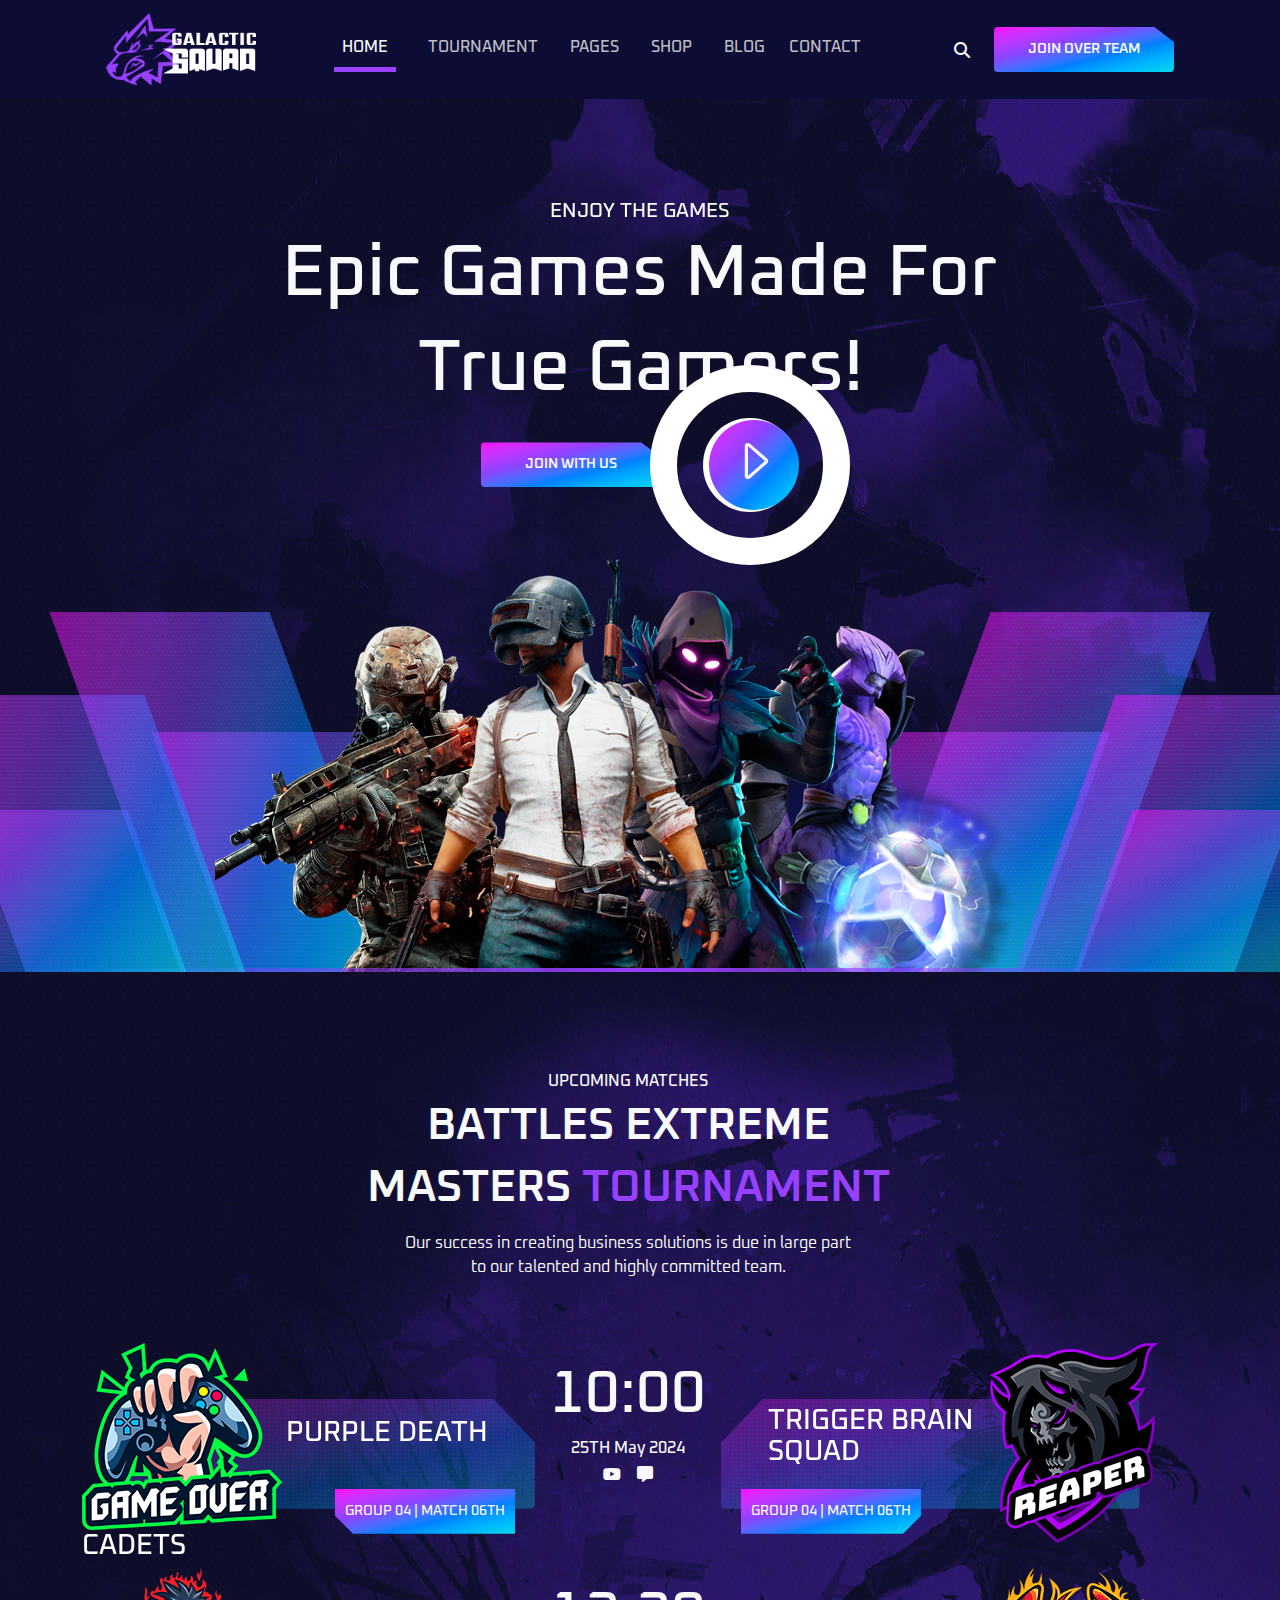
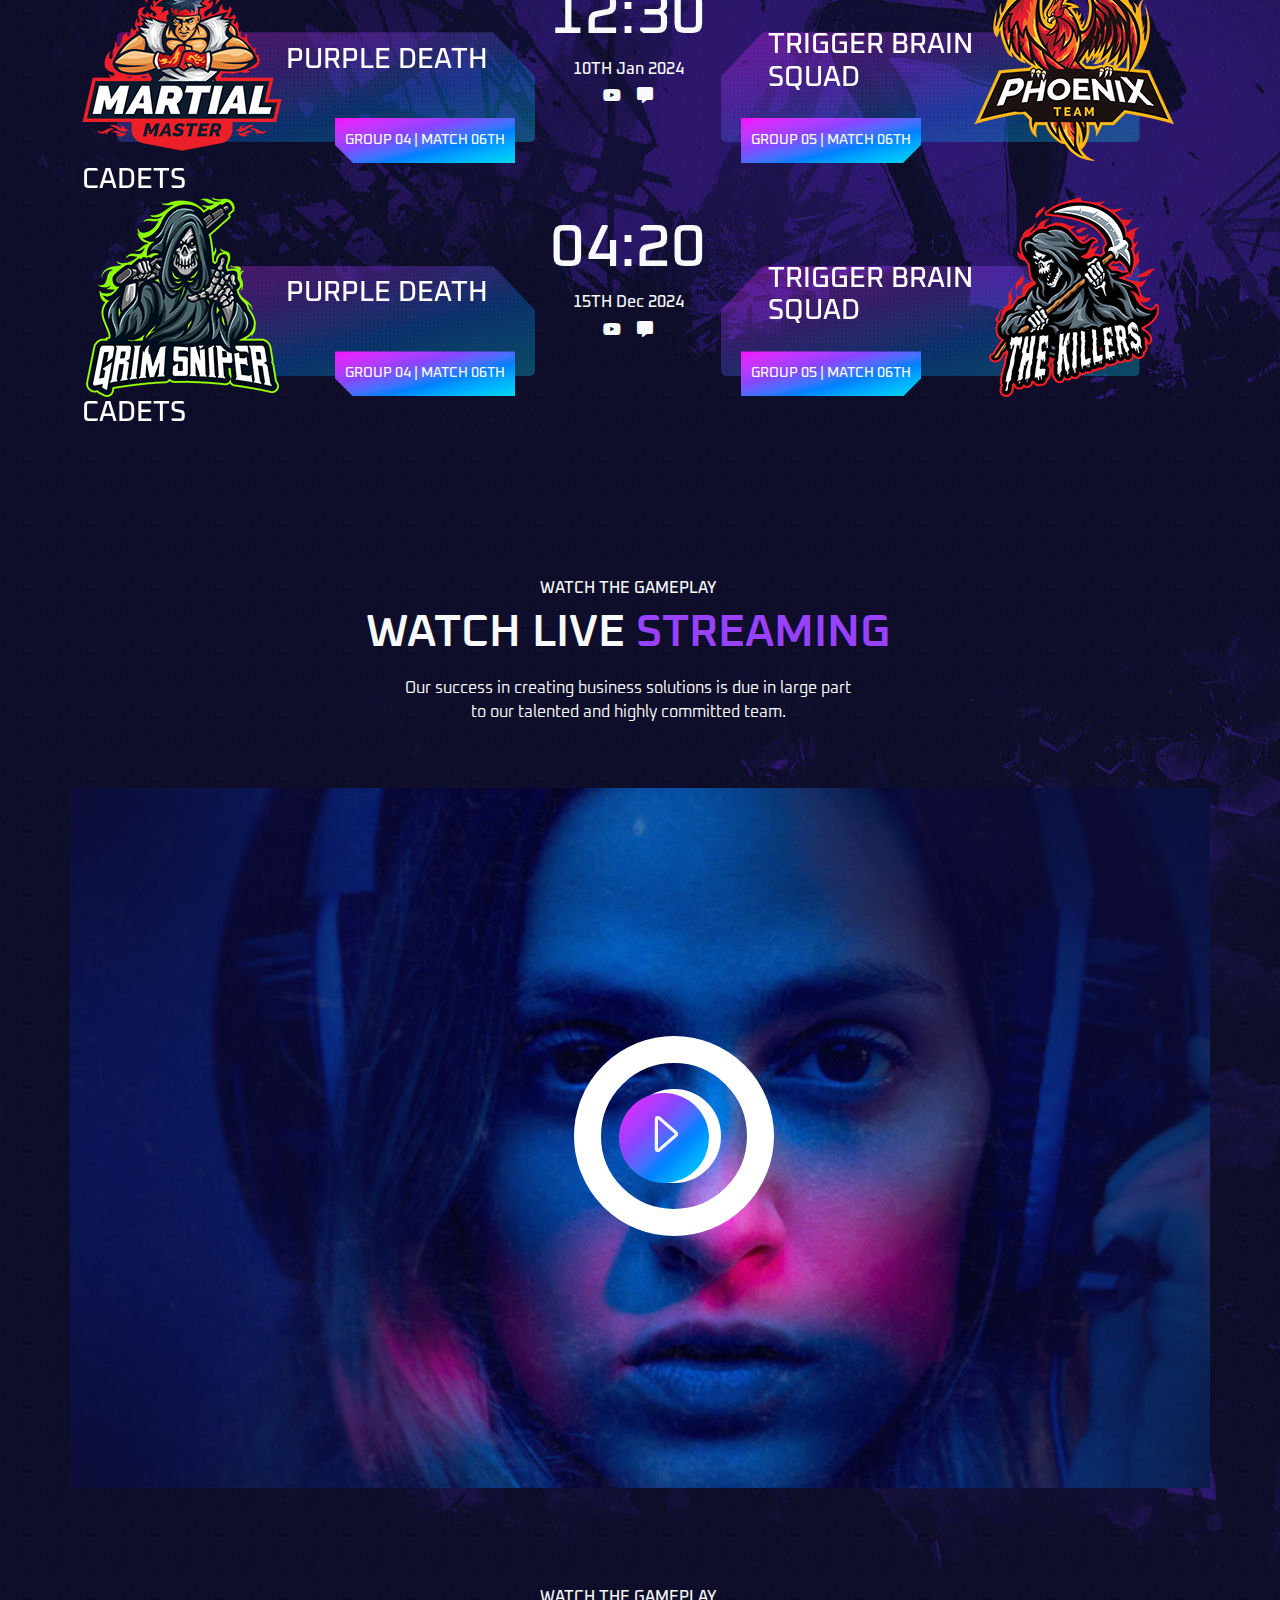
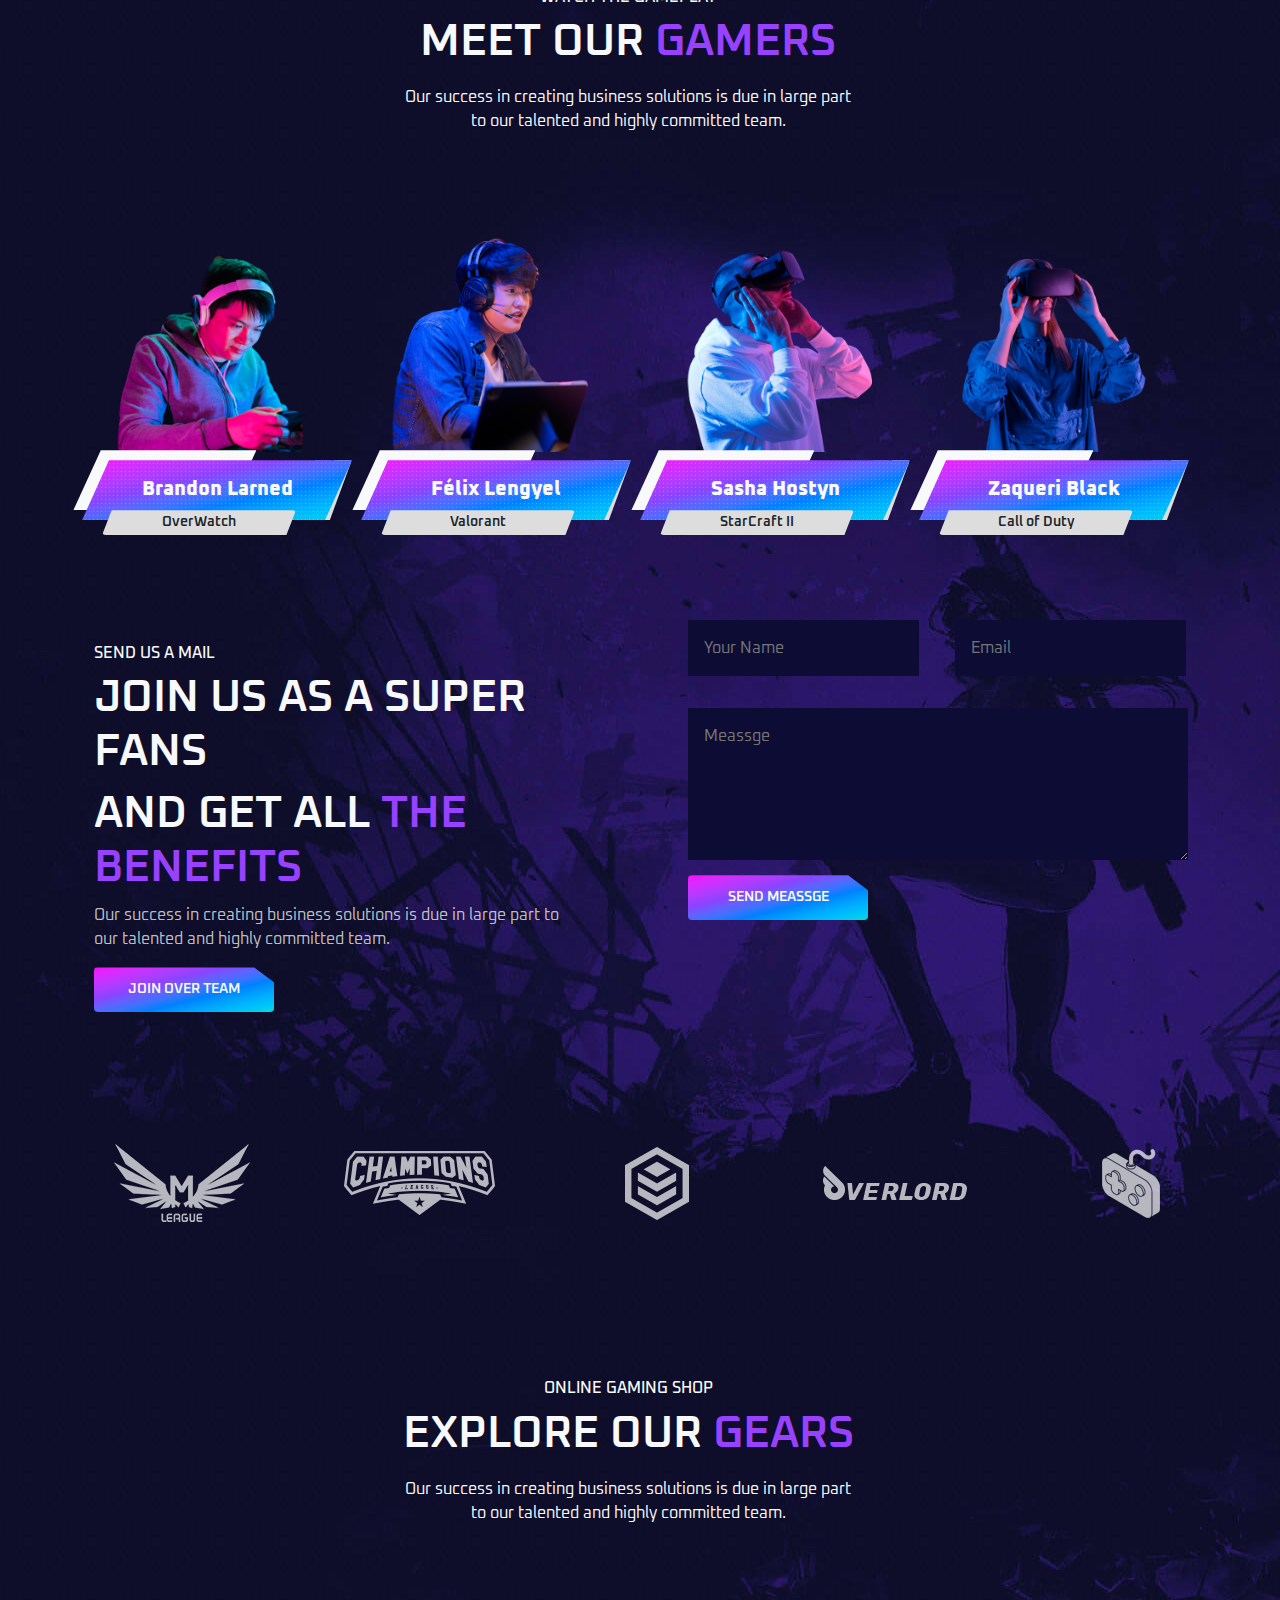
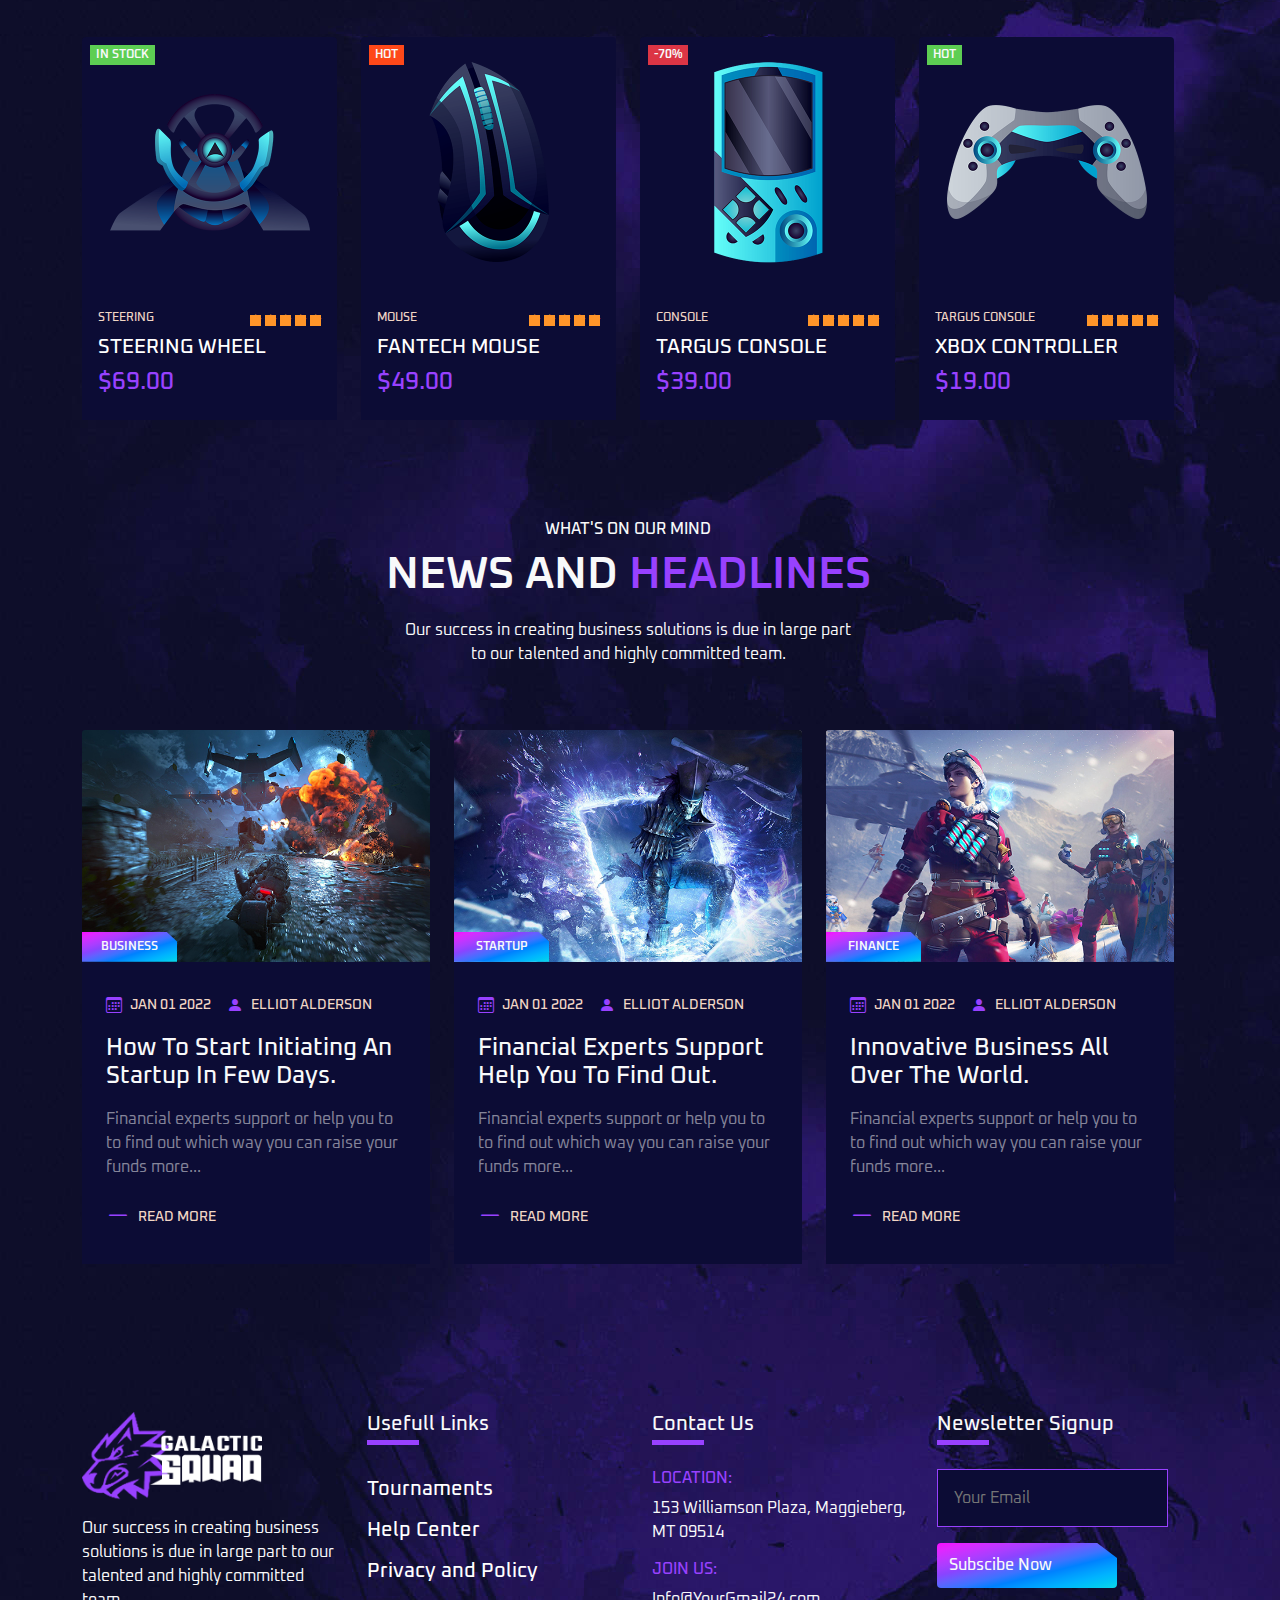
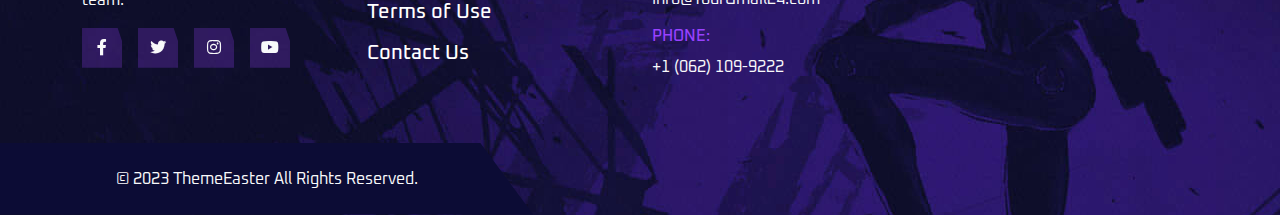
<file: gameing/index.html>
<!DOCTYPE html>
<html lang="en">

<head>
    <meta charset="UTF-8">
    <meta http-equiv="X-UA-Compatible" content="IE=edge">
    <meta name="viewport" content="width=device-width, initial-scale=1.0">
    <title>Gameing</title>

    <link rel="stylesheet" href="css/all.min.css">

    <link rel="stylesheet" href="css/font.css">

    <link rel="stylesheet" href="css/owl.carousel.min.css">

    <!-- <link rel="icon" type="image/x-icon" href="/images/favicon.ico"> -->

    <link rel="stylesheet" href="css/bootstrap.min.css">

    <link rel="stylesheet" href="https://cdn.jsdelivr.net/npm/bootstrap-icons@1.10.4/font/bootstrap-icons.css">

    <link rel="stylesheet" href="css/style.css">
</head>

<body>

    <header class="d-flex justify-content-between bg-blue align-items-center position-sticky top-0">
        <div class="container">
            <div class="row">
                <nav class="navbar navbar-expand-lg ">
                    <div class="container-fluid d-flex justify-content-between align-items-center">
                        <a class="navbar-brand" href="#">
                            <img src="img/logo.png" width="150">
                        </a>
                        <button class="navbar-toggler" type="button" data-bs-toggle="collapse"
                            data-bs-target="#navbarSupportedContent" aria-controls="navbarSupportedContent"
                            aria-expanded="false" aria-label="Toggle navigation">
                            <span class="navbar-toggler-icon">
                                <i class="fa-solid fa-bars text-light"></i>
                            </span>
                        </button>
                        <div class="collapse navbar-collapse" id="navbarSupportedContent">
                            <ul class="navbar-nav mx-auto mb-2 mb-lg-0">
                                <li class="nav-item dropdown">
                                    <a class="nav-link dropdown-toggle text-light text-uppercase f-weight bottom-b me-3"
                                        href="#" id="navbarDropdown" role="button" data-bs-toggle="dropdown"
                                        aria-expanded="false">
                                        Home
                                    </a>
                                    <ul class="dropdown-menu bg-blue" aria-labelledby="navbarDropdown">
                                        <li><a class="dropdown-item text-g" href="index.html">Home Default</a></li>
                                        <li>
                                            <hr class="dropdown-divider">
                                        </li>
                                        <li><a class="dropdown-item text-g" href="#"> Home ESports</a></li>
                                    </ul>
                                </li>
                                <li class="nav-item dropdown">
                                    <a class="nav-link dropdown-toggle text-g f-weight text-uppercase px-3" href="#"
                                        id="navbarDropdown" role="button" data-bs-toggle="dropdown"
                                        aria-expanded="false">
                                        <span>
                                            tournament
                                        </span>
                                    </a>
                                    <ul class="dropdown-menu bg-blue" aria-labelledby="navbarDropdown">
                                        <li><a class="dropdown-item text-g" href="#">Upcoming Matches</a></li>
                                        <li>
                                            <hr class="dropdown-divider">
                                        </li>
                                        <li><a class="dropdown-item text-g" href="#">Stream Schedule</a></li>
                                        <li>
                                            <hr class="dropdown-divider">
                                        </li>
                                        <li><a class="dropdown-item text-g" href="#">Match Details</a></li>
                                        <li>
                                            <hr class="dropdown-divider">
                                        </li>
                                        <li><a class="dropdown-item text-g" href="#">Player Details</a></li>
                                        <li>
                                            <hr class="dropdown-divider">
                                        </li>
                                        <li><a class="dropdown-item text-g" href="#"> Team Details</a></li>
                                        <li>
                                            <hr class="dropdown-divider">
                                        </li>
                                    </ul>
                                </li>
                                <li class="nav-item dropdown">
                                    <a class="nav-link dropdown-toggle text-uppercase text-g  f-weight px-3" href=""
                                        id="navbarDropdown" role="button" data-bs-toggle="dropdown"
                                        aria-expanded="false">
                                        pages
                                    </a>
                                    <ul class="dropdown-menu bg-blue" aria-labelledby="navbarDropdown">
                                        <li><a class="dropdown-item text-g" href="page.html">About Us </a></li>
                                        <li>
                                            <hr class="dropdown-divider">
                                        </li>
                                        <li><a class="dropdown-item text-g" href="#">Our Gamers</a></li>
                                        <li>
                                            <hr class="dropdown-divider">
                                        </li>
                                        <li><a class="dropdown-item text-g" href="#">Sponsors</a></li>
                                        <li>
                                            <hr class="dropdown-divider">
                                        </li>
                                        <li><a class="dropdown-item text-g" href="#">Help & Faq's</a></li>
                                        <li>
                                            <hr class="dropdown-divider">
                                        </li>
                                        <li><a class="dropdown-item text-g" href="#">404 Error</a></li>
                                        <li>
                                            <hr class="dropdown-divider">
                                        </li>
                                    </ul>
                                </li>
                                <li class="nav-item dropdown">
                                    <a class="nav-link dropdown-toggle text-g px-3 f-weight
                             text-uppercase" href="#" id="navbarDropdown" role="button" data-bs-toggle="dropdown"
                                        aria-expanded="false">
                                        shop
                                    </a>
                                    <ul class="dropdown-menu bg-blue" aria-labelledby="navbarDropdown">
                                        <li><a class="dropdown-item text-g" href="shop.html">Shop Grid</a></li>
                                        <li>
                                            <hr class="dropdown-divider">
                                        </li>
                                        <li><a class="dropdown-item text-g" href="#">Shop Details</a></li>
                                        <li>
                                            <hr class="dropdown-divider">
                                        </li>
                                        <li><a class="dropdown-item text-g" href="#">Add To Cart Page</a></li>
                                        <li>
                                            <hr class="dropdown-divider">
                                        </li>
                                        <li><a class="dropdown-item text-g" href="#"> Checkout Page</a></li>
                                        <li>
                                            <hr class="dropdown-divider">
                                        </li>
                                    </ul>
                                </li>
                                <li class="nav-item dropdown">
                                    <a class="nav-link dropdown-toggle text-g px-3  f-weight
                            text-uppercase" href="#" id="navbarDropdown" role="button" data-bs-toggle="dropdown"
                                        aria-expanded="false">
                                        blog
                                    </a>
                                    <ul class="dropdown-menu bg-blue" aria-labelledby="navbarDropdown">
                                        <li><a class="dropdown-item text-g" href="blog.html">Grid Layout</a></li>
                                        <li>
                                            <hr class="dropdown-divider">
                                        </li>
                                        <li><a class="dropdown-item text-g" href="#">Classic Layout</a></li>
                                        <li>
                                            <hr class="dropdown-divider">
                                        </li>
                                        <li><a class="dropdown-item text-g" href="#">Blog Details</a></li>
                                        <li>
                                            <hr class="dropdown-divider">
                                        </li>
                                    </ul>
                                </li>
                                <li class="nav-item">
                                    <a class="nav-link active  text-g f-weight text-uppercase" aria-current="page"
                                        href="contact.html">contact</a>
                                </li>

                            </ul>
                            <i class="fa-solid fa-magnifying-glass text-light px-4"></i>
                            <button class="btn border-0 d-flex align-items-center justify-content-center">
                                <div class=" text-light text-uppercase f-weight1 small-t ">Join Over Team</div>
                            </button>
                        </div>
                    </div>
                </nav>
            </div>
        </div>
    </header>

    <!-- slider -->
    <section class="slider position-relative">
        <div class="container">
            <div class="p-top d-flex justify-content-center align-items-center">
                <a href="#" class="text-decoration-none">
                    <h5 class="h5 text-light text-center">ENJOY THE GAMES</h5>
                    <h1 class=" text-light text-center F-65">Epic Games Made For</h1>
                    <h1 class=" text-light text-center F-65">True Gamers!</h1>
                    <div class="s-btn d-flex justify-content-center align-items-center">
                        <button class="btn border-0 d-flex align-items-center justify-content-center">
                            <div class=" text-light text-uppercase f-weight1 small-t">Join With us</div>
                        </button>
                        <div class="play-btn d-flex justify-content-center align-items-center ms-5 position-relative">
                            <i class="bi bi-caret-right text-light"></i>
                        </div>
                        <div class="main d-flex align-items-center justify-content-center position-absolute">
                            <div class="box"></div>
                        </div>
                    </div>
                    <div class="s-img position-relative">
                        <img src="img/game-charecters.png" class="pt-5">
                        <div class="shape position-absolute"></div>
                        <div class="shape1 position-absolute"></div>
                        <div class="shape2 position-absolute"></div>
                        <div class="shape3 position-absolute"></div>
                        <div class="shape4 position-absolute"></div>
                        <div class="shape5 position-absolute"></div>
                        <div class="shape6 position-absolute"></div>
                        <div class="shape7 position-absolute"></div>
                             
                    </div>
                </a>
            </div>
        </div>
    </section>

    <!-- about -->
    <section class="about d-flex justify-content-center align-items-center p-top pb-5">
        <div class="container">
            <div class="row">
                <div class="title row d-flex justify-content-center align-items-center">
                    <h3 class="h6 f-weight text-light text-center">UPCOMING MATCHES</h3>
                    <h4 class="f-45 f-weight1 text-light text-center">BATTLES EXTREME</h4>
                    <h4 class="f-45 f-weight1 text-light text-center">MASTERS <span
                            class="f-45 f-weight1 text-blue">TOURNAMENT</span></h4>
                    <p class="text-light text-center m-0 pt-2">Our success in creating business solutions is due in
                        large part</p>
                    <p class="text-light text-center pb-5"> to our talented and highly committed team.</p>
                </div>

                <div class="about-content row">
                    <div class="col-12 col-sm-12 col-xl-5 position-relative">
                        <div class="a-img"></div>
                        <img src="img/team-logo-1.png">
                        <a href="#" class="h3 f-weight text-decoration-none text-uppercase">Purple Death</a>
                        <a href="#" class="h3 f-weight text-decoration-none text-uppercase"> Cadets</a>
                        <button
                            class="a-btn border-0 d-flex align-items-center justify-content-center position-absolute">
                            <div class="text-light text-uppercase f-weight small-t">Group 04 | Match 06th</div>
                        </button>
                    </div>
                    <div class="col-12 col-sm-12 col-xl-2 mt-3">
                        <h2 class="f-40 text-light text-center">10:00</h2>
                        <h6 class="h6 text-light text-center">25TH May 2024</h6>
                        <div class="d-flex justify-content-center">
                            <i class="fa-brands fa-youtube text-light me-3"></i>
                            <i class="fa-solid fa-message text-light  "></i>
                        </div>
                    </div>

                    <div class="col-12 col-sm-12 col-xl-5 position-relative ">
                        <div class="a1-img"></div>
                        <a href="#" class="h3 f-weight text-decoration-none position-absolute a-text">TRIGGER BRAIN 
                        </a>
                       <a href="#" class="h3 f-weight text-decoration-none position-absolute a1-text">SQUAD
                        </a>
                        <button
                            class="a1-btn border-0 d-flex align-items-center justify-content-center position-absolute f-weight1">
                            <div class="text-light text-uppercase f-weight small-t position-absolute">GROUP 04 | MATCH 06TH</div>
                        </button>
                        <div class="d-flex justify-content-end">
                            <img src="img/team-logo-2.png">
                        </div>
                    </div>
                </div>

                <div class="about-content row">
                    <div class="col-12 col-sm-12 col-xl-5 position-relative">
                        <div class="a-img"></div>
                        <img src="img/team-logo-3.png">
                        <a href="#" class="h3 f-weight text-decoration-none text-uppercase">Purple Death</a>
                        <a href="#" class="h3 f-weight text-decoration-none text-uppercase"> Cadets</a>
                        <button
                            class="a-btn border-0 d-flex align-items-center justify-content-center position-absolute">
                            <div class="text-light text-uppercase f-weight small-t">Group 04 | Match 06th</div>
                        </button>
                    </div>
                    <div class="col-12 col-sm-12 col-xl-2 mt-3">
                        <h2 class="f-40 text-light text-center">12:30</h2>
                        <h6 class="h6 text-light text-center">10TH Jan 2024</h6>
                        <div class="d-flex justify-content-center">
                            <i class="fa-brands fa-youtube text-light me-3"></i>
                            <i class="fa-solid fa-message text-light  "></i>
                        </div>
                    </div>

                    <div class="col-12 col-sm-12 col-xl-5 position-relative ">
                        <div class="a1-img"></div>
                        <a href="#" class="h3 f-weight text-decoration-none position-absolute a-text">TRIGGER BRAIN 
                        </a>
                       <a href="#" class="h3 f-weight text-decoration-none position-absolute a1-text">SQUAD
                        </a>
                        <button
                            class="a1-btn border-0 d-flex align-items-center justify-content-center position-absolute f-weight1">
                            <div class="text-light text-uppercase f-weight small-t position-absolute">Group 05 | Match
                                06th</div>
                        </button>
                        <div class="d-flex justify-content-end">
                            <img src="img/team-logo-4.png">
                        </div>
                    </div>
                </div>

                <div class="about-content row">
                    <div class="col-12 col-sm-12 col-xl-5 position-relative">
                        <div class="a-img"></div>
                        <img src="img/team-logo-5.png">
                        <a href="#" class="h3 f-weight text-decoration-none text-uppercase">Purple Death</a>
                        <a href="#" class="h3 f-weight text-decoration-none text-uppercase"> Cadets</a>
                        <button
                            class="a-btn border-0 d-flex align-items-center justify-content-center position-absolute">
                            <div class="text-light text-uppercase f-weight small-t">Group 04 | Match 06th</div>
                        </button>
                    </div>
                    <div class="col-12 col-sm-12 col-xl-2 mt-3">
                        <h2 class="f-40 text-light text-center">04:20</h2>
                        <h6 class="h6 text-light text-center">15TH Dec 2024</h6>
                        <div class="d-flex justify-content-center">
                            <i class="fa-brands fa-youtube text-light me-3"></i>
                            <i class="fa-solid fa-message text-light  "></i>
                        </div>
                    </div>

                    <div class="col-12 col-sm-12 col-xl-5 position-relative ">
                        <div class="a1-img"></div>
                        <a href="#" class="h3 f-weight text-decoration-none position-absolute a-text">TRIGGER BRAIN 
                        </a>
                       <a href="#" class="h3 f-weight text-decoration-none position-absolute a1-text">SQUAD
                        </a>
                        <button
                            class="a1-btn border-0 d-flex align-items-center justify-content-center position-absolute f-weight1">
                            <div class="text-light text-uppercase f-weight small-t position-absolute">Group 05 | Match
                                06th</div>
                        </button>
                        <div class="d-flex justify-content-end">
                            <img src="img/team-logo-6.png">
                        </div>
                    </div>
                </div>
            </div>
        </div>
        </div>
    </section>

    <!-- video -->
    <section>
        <div class="container">
            <div class="row">
                <div class="title row d-flex justify-content-center align-items-center p-top">
                    <h3 class="h6 f-weight text-light text-center">WATCH THE GAMEPLAY</h3>
                    <h4 class="f-45 f-weight1 text-light text-center">WATCH LIVE <span
                            class="f-45 f-weight1 text-blue">STREAMING</span></h4>
                    <p class="text-light text-center m-0 pt-2">Our success in creating business solutions is due in
                        large part</p>
                    <p class="text-light text-center pb-5"> to our talented and highly committed team.</p>
                </div>
                <div class="video d-flex align-items-center justify-content-center position-relative">
                    <a href="#">
                        <div class="play-btn d-flex justify-content-center align-items-center ms-5 position-relative">
                            <i class="bi bi-caret-right text-light"></i>
                        </div>
                        <div class="main1 d-flex align-items-center justify-content-center position-absolute">
                            <div class="box"></div>
                        </div>
                    </a>
                </div>
            </div>
        </div>
    </section>

    <section>
        <div class="container">
            <div class="row">
                <div class="title row d-flex justify-content-center align-items-center p-top">
                    <h3 class="h6 f-weight text-light text-center">WATCH THE GAMEPLAY</h3>
                    <h4 class="f-45 f-weight1 text-light text-center fw-blod">MEET OUR <span
                            class="f-45 f-weight1 text-blue">GAMERS</span></h4>
                    <p class="text-light text-center m-0 pt-2">Our success in creating business solutions is due in
                        large part</p>
                    <p class="text-light text-center pb-5"> to our talented and highly committed team.</p>
                </div>

                <div class="row gamers position-relative">
                    <div class="g-box col-12 col-md-6 col-xl-3 position-relative ">
                       <div class="g-img position-relative">
                        <img src="img/team-1.png" width="100%" class="pb-2">
                       </div>
                        <!-- <div class="shape-wrap position-absolute">
                            <div class="dots"></div>
                        </div> -->

                        <div class="w-shape bg-light position-absolute "></div>
                        <div class="g-btn position-relative text-center"><a href="#"
                                class="text-light text-decoration-none fw-bold h5">Brandon Larned</a></div>
                        <h3 class="position-absolute d-flex align-items-center justify-content-center small-t rounded-2 text-dark">OverWatch</h3>
                        
                    </div>
                    <div class="g-box col-12 col-md-6 col-xl-3 position-relative">
                        <img src="img/team-2.png" width="100%" class="pb-2">
                        <div class="w-shape bg-light position-absolute "></div>
                        <div class="g-btn position-relative text-center"><a href="#"
                                class="text-light text-decoration-none fw-bold h5">Félix Lengyel</a></div>
                                <h3 class="position-absolute d-flex align-items-center justify-content-center small-t rounded-2 text-dark">Valorant</h3>
                    </div>
                    <div class="g-box col-12 col-md-6 col-xl-3  position-relative">
                        <img src="img/team-3.png" width="100%" class="pb-2">
                        <div class="w-shape bg-light position-absolute "></div>
                        <div class="g-btn position-relative text-center"><a href="#"
                                class="text-light text-decoration-none fw-bold h5">Sasha Hostyn</a></div>
                                <h3 class="position-absolute d-flex align-items-center justify-content-center small-t rounded-2 text-dark">StarCraft II</h3>
                    </div>
                    <div class="g-box col-12 col-md-6 col-xl-3  position-relative">
                        <img src="img/team-4.png" width="100%" class="pb-2">
                        <div class="w-shape bg-light position-absolute "></div>
                        <div class="g-btn position-relative text-center"><a href="#"
                                class="text-light text-decoration-none fw-bold h5">Zaqueri Black</a></div>
                                <h3 class="position-absolute d-flex align-items-center justify-content-center small-t rounded-2 text-dark">Call of Duty</h3>
                    </div>
                </div>
            </div>
        </div>
    </section>

    <!-- form -->
    <section class="p-top">
        <div class="container">
            <div class="row">
                <div class="col-12 col-lg-6 p-4">
                    <h6 class="text-light h6 f-weight">SEND US A MAIL</h6>
                    <h4 class="text-light  f-weight1 f-45">JOIN US AS A SUPER FANS</h4>
                    <h4 class="text-light f-45 f-weight1">AND GET ALL <span class="f-45 text-blue">THE BENEFITS</span>
                    </h4>
                    <p class="text-g pe-5">Our success in creating business solutions is due in large part
                        to our talented and highly committed team.</p>
                    <button class="btn border-0 d-flex align-items-center justify-content-center">
                        <div class=" text-light text-uppercase f-weight1 small-t ">Join Over Team</div>
                    </button>
                </div>
                <div class="form col-12 col-lg-6 ps-xl-5 ps-xs-0 mt-xs-5 mt-lg-0">
                    <div class="row d-flex pb-3">
                        <div class="col-12 col-xl-6">
                            <input type="text" class="bg-blue text-light border-0 p-3 mb-3" placeholder="Your Name">
                        </div>
                        <div class="col-12 col-xl-6">
                            <input type="email" class="bg-blue border-0 p-3" placeholder="Email">
                        </div>
                    </div>
                    <textarea cols="50" rows="5" class="bg-blue text-light border-0 p-3"
                        placeholder="Meassge"></textarea>
                    <button class="btn border-0 d-flex align-items-center justify-content-center mt-2">
                        <div class=" text-light text-uppercase f-weight1 small-t ">Send Meassge</div>
                    </button>
                </div>
            </div>
        </div>
    </section>

    <section>
        <div class="container">
            <div class="logo row justify-content-between p-top pb-5 align-items-center">
                <div class="col-xl-2 col-6 col-md-3">
                    <img src="img/client-2.png" alt="">
                </div>
                <div class="col-xl-2 col-6 col-md-3">
                    <img src="img/client-3.png" alt="">
                </div>
                <div class="col-xl-2 col-6 col-md-3">
                    <img src="img/client-4.png" alt="">
                </div>
                <div class="col-xl-2 col-6 col-md-3">
                    <img src="img/client-5.png" alt="">
                </div>
                <div class="col-xl-2 col-6 col-md-3">
                    <img src="img/client-6.png" alt="">
                </div>
            </div>
        </div>
    </section>
    
    <!-- shop-->
    <section>
        <div class="container">
            <div class="row">
                <div class="title row d-flex justify-content-center align-items-center p-top">
                    <h3 class="h6 text-light f-weight text-center">ONLINE GAMING SHOP</h3>
                    <h4 class="f-45 f-weight1 text-light text-center">EXPLORE OUR <span
                            class="f-45 f-weight1 text-blue">GEARS</span></h4>
                    <p class="text-light text-center m-0 pt-2">Our success in creating business solutions is due in
                        large part</p>
                    <p class="text-light text-center pb-5"> to our talented and highly committed team.</p>
                </div>
                <div class="row row-cols-1 row-cols-md-4 g-4">
                    <div class="col-12 col-md-6 col-xl-3">
                        <div class="card border-0 shop bg-blue">
                            <div class="shop-img position-relative d-flex justify-content-center align-items-center">
                                <img src="img/product-1.png" width="250">
                                <button
                                    class="btns border-0 d-flex align-items-center justify-content-center position-absolute bottom-0">
                                    <div class="text-light text-uppercase f-weight1 small-t">Add To Card</div>
                                </button>
                                <button
                                    class="our bg-p f-weight1 text-light border-0 small-font position-absolute top-0 start-0 m-2">IN
                                    STOCK</button>
                            </div>
                            <div class="card-body bg-blue">
                                <div class="d-flex justify-content-between align-items-center">
                                    <h5 class="card-title"><a href="#"
                                            class="text-y h6 text-uppercase text-decoration-none small-font">Steering</a>
                                    </h5>
                                    <div class="i">
                                        <i class="bi bi-star-fill text-yellow"></i>
                                        <i class="bi bi-star-fill text-yellow"></i>
                                        <i class="bi bi-star-fill text-yellow"></i>
                                        <i class="bi bi-star-fill text-yellow"></i>
                                        <i class="bi bi-star-fill text-yellow"></i>
                                    </div>
                                </div>
                                <a href="#" class="h5 text-decoration-none text-uppercase f-weight">Steering Wheel</a>
                                <h5 class="h4 text-blue pt-2">$69.00</h5>
                            </div>
                        </div>
                    </div>
                    <div class="col-12 col-md-6 col-xl-3">
                        <div class="card border-0 shop bg-blue">
                            <div class="shop-img position-relative d-flex justify-content-center align-items-center">
                                <img src="img/product-2.png" width="250">
                                <button
                                    class="btns border-0 d-flex align-items-center justify-content-center position-absolute bottom-0">
                                    <div class="text-light text-uppercase f-weight1 small-t">Add To Card</div>
                                </button>
                                <button
                                    class="our bg-o f-weight1 text-light border-0 small-font position-absolute top-0 start-0 m-2">HOT</button>
                            </div>
                            <div class="card-body bg-blue">
                                <div class="d-flex justify-content-between align-items-center">
                                    <h5 class="card-title"><a href="#"
                                            class="text-y h6 text-uppercase text-decoration-none small-font">Mouse</a>
                                    </h5>
                                    <div class="i">
                                        <i class="bi bi-star-fill text-yellow"></i>
                                        <i class="bi bi-star-fill text-yellow"></i>
                                        <i class="bi bi-star-fill text-yellow"></i>
                                        <i class="bi bi-star-fill text-yellow"></i>
                                        <i class="bi bi-star-fill text-yellow"></i>
                                    </div>
                                </div>
                                <a href="#" class="h5 text-decoration-none text-uppercase f-weight">Fantech Mouse</a>
                                <h5 class="h4 text-blue pt-2">$49.00</h5>
                            </div>
                        </div>
                    </div>
                    <div class="col-12 col-md-6 col-xl-3">
                        <div class="card border-0 shop bg-blue">
                            <div class="shop-img position-relative d-flex justify-content-center align-items-center">
                                <img src="img/product-3.png" width="250">
                                <button
                                    class="btns border-0 d-flex align-items-center justify-content-center position-absolute bottom-0">
                                    <div class="text-light text-uppercase f-weight1 small-t">Add To Card</div>
                                </button>
                                <button
                                    class="our bg-danger f-weight1 text-light border-0 small-font position-absolute top-0 start-0 m-2">-70%</button>
                            </div>
                            <div class="card-body bg-blue">
                                <div class="d-flex justify-content-between align-items-center">
                                    <h5 class="card-title"><a href="#"
                                            class="text-y h6 text-uppercase text-decoration-none small-font">Console</a>
                                    </h5>
                                    <div class="i">
                                        <i class="bi bi-star-fill text-yellow"></i>
                                        <i class="bi bi-star-fill text-yellow"></i>
                                        <i class="bi bi-star-fill text-yellow"></i>
                                        <i class="bi bi-star-fill text-yellow"></i>
                                        <i class="bi bi-star-fill text-yellow"></i>
                                    </div>
                                </div>
                                <a href="#" class="h5 text-decoration-none text-uppercase f-weight">Targus Console</a>
                                <h5 class="h4 text-blue pt-2">$39.00</h5>
                            </div>
                        </div>
                    </div>
                    <div class="col-12 col-md-6 col-xl-3">
                        <div class="card border-0 shop bg-blue">
                            <div class="shop-img position-relative d-flex justify-content-center align-items-center">
                                <img src="img/product-4 (1).png" width="250">
                                <button
                                    class="btns border-0 d-flex align-items-center justify-content-center position-absolute bottom-0">
                                    <div class="text-light text-uppercase f-weight1 small-t">Add To Card</div>
                                </button>
                                <button
                                    class="our bg-p f-weight1 text-light border-0 small-font position-absolute top-0 start-0 m-2">HOT</button>
                            </div>
                            <div class="card-body bg-blue">
                                <div class="d-flex justify-content-between align-items-center">
                                    <h5 class="card-title"><a href="#"
                                            class="text-y h6 text-uppercase text-decoration-none small-font">Targus
                                            Console</a></h5>
                                    <div class="i">
                                        <i class="bi bi-star-fill text-yellow"></i>
                                        <i class="bi bi-star-fill text-yellow"></i>
                                        <i class="bi bi-star-fill text-yellow"></i>
                                        <i class="bi bi-star-fill text-yellow"></i>
                                        <i class="bi bi-star-fill text-yellow"></i>
                                    </div>
                                </div>
                                <a href="#" class="h5 text-decoration-none text-uppercase f-weight">Xbox Controller</a>
                                <h5 class="h4 text-blue pt-2">$19.00</h5>
                            </div>
                        </div>
                    </div>
                </div>
            </div>
        </div>
    </section>

    <!-- gallery -->
    <section class="gallery  pb-5">
        <div class="container">
            <div class="row">
                <div class="title row d-flex justify-content-center align-items-center p-top">
                    <h3 class="h6 f-weight text-light text-center">WHAT'S ON OUR MIND</h3>
                    <h4 class="f-45 f-weight1 text-light text-center">NEWS AND <span
                            class="f-45 f-weight1 text-blue">HEADLINES</span></h4>
                    <p class="text-light text-center m-0 pt-2">Our success in creating business solutions is due in
                        large part</p>
                    <p class="text-light text-center"> to our talented and highly committed team.</p>
                </div>

                <div class="row row-cols-1 row-cols-md-3 g-4">
                    <div class="col-12 col-sm-6 col-xl-4">
                        <div class="card bg-blue border-0 d-flex justify-content-center align-items-center">
                            <div class="position-relative">
                                <img src="img/post-1.jpg" class="card-img-top">
                                <button
                                    class="btn1 border-0 d-flex align-items-center justify-content-center position-absolute bottom-0 start-0">
                                    <div class=" text-light text-uppercase f-weight1 small-font">Business</div>
                                </button>
                            </div>
                            <div class="card-body bg-blue p-4">
                                <div class="d-flex align-items-center pt-2 pb-3">
                                    <i class="bi bi-calendar3 text-blue me-2"></i>
                                    <h3 class="small-t text-y m-0 me-3">JAN 01 2022</h3>
                                    <i class="bi bi-person-fill text-blue me-2"></i>
                                    <h3 class="small-t text-y m-0">ELLIOT ALDERSON</h3>
                                </div>
                                <a href="#" class="text-decoration-none h4 text-light"> How To Start Initiating An
                                    Startup In Few Days.</a>
                                <p class="card-text text-white-50 pt-3">Financial experts support or help you to to find
                                    out which way you can raise your funds more...</p>
                                <div class="d-flex align-items-center">
                                    <i class="bi bi-dash-lg text-blue h4 me-2 mt-2"></i>
                                    <h5 class="h6 text-y small-t m-0">READ MORE</h5>
                                </div>
                            </div>
                        </div>
                    </div>
                    <div class="col-12 col-sm-6 col-xl-4">
                        <div class="card border-0">
                            <div class="position-relative">
                                <img src="img/post-2.jpg" class="card-img-top">
                                <button
                                    class="btn1 border-0 d-flex align-items-center justify-content-center position-absolute bottom-0 start-0">
                                    <div class=" text-light text-uppercase f-weight1 small-font">Startup</div>
                                </button>
                            </div>
                            <div class="card-body bg-blue p-4">
                                <div class="d-flex align-items-center pt-2 pb-3">
                                    <i class="bi bi-calendar3 text-blue me-2"></i>
                                    <h3 class="small-t text-y m-0 me-3">JAN 01 2022</h3>
                                    <i class="bi bi-person-fill text-blue me-2"></i>
                                    <h3 class="small-t text-y m-0">ELLIOT ALDERSON</h3>
                                </div>
                                <a href="#" class="text-decoration-none h4 text-light">Financial Experts Support Help
                                    You To Find Out.</a>
                                <p class="card-text text-white-50 pt-3">Financial experts support or help you to to find
                                    out which way you can raise your funds more...</p>
                                <div class="d-flex align-items-center">
                                    <i class="bi bi-dash-lg text-blue h4 me-2 mt-2"></i>
                                    <h5 class="h6 text-y small-t m-0">READ MORE</h5>
                                </div>
                            </div>
                        </div>
                    </div>
                    <div class="col-12 col-sm-6 col-xl-4">
                        <div class="card border-0">
                            <div class="position-relative">
                                <img src="img/post-3.jpg" class="card-img-top">
                                <button
                                    class="btn1 border-0 d-flex align-items-center justify-content-center position-absolute bottom-0 start-0">
                                    <div class=" text-light text-uppercase f-weight1 small-font">Finance</div>
                                </button>
                            </div>
                            <div class="card-body bg-blue p-4">
                                <div class="d-flex align-items-center pt-2 pb-3">
                                    <i class="bi bi-calendar3 text-blue me-2"></i>
                                    <h3 class="small-t text-y m-0 me-3">JAN 01 2022</h3>
                                    <i class="bi bi-person-fill text-blue me-2"></i>
                                    <h3 class="small-t text-y m-0">ELLIOT ALDERSON</h3>
                                </div>
                                <a href="#" class="text-decoration-none h4 text-light">Innovative Business All Over The
                                    World.</a>
                                <p class="card-text text-white-50 pt-3">Financial experts support or help you to to find
                                    out which way you can raise your funds more...</p>
                                <div class="d-flex align-items-center">
                                    <i class="bi bi-dash-lg text-blue h4 me-2 mt-2"></i>
                                    <h5 class="h6 text-y small-t m-0">READ MORE</h5>
                                </div>
                            </div>
                        </div>
                    </div>
                </div>
            </div>
        </div>
    </section>

    <!-- footer -->
    <footer class="foot p-top">
        <section class="pb-5">
            <div class="container">
                <div class="row">
                    <div class="col-12 col-sm-6 col-xl-3">
                        <img src="img/logo.png" width="180">
                        <p class="text-light pt-3">Our success in creating business solutions is due in large part to
                            our talented and highly committed team.</p>
                        <div class="d-flex mb-4">
                            <div class="i-box me-3 text-center"><i class=" text-light fa-brands fa-facebook-f"></i>
                            </div>
                            <div class="i-box me-3 text-center "><i class="text-light fa-brands fa-twitter"></i></div>
                            <div class="i-box me-3 text-center "><i class=" text-light fa-brands fa-instagram"></i>
                            </div>
                            <div class="i-box  text-center"><i class=" text-light fa-brands fa-youtube"></i></div>
                        </div>
                    </div>
                    <div class="col-12 col-sm-6 col-xl-3">
                        <h3 class="h5 m-0 text-light pb-1">Usefull Links</h3>
                        <div class="b-bottom mb-4"></div>
                        <ul class="list-unstyled row">
                            <li class="py-2">
                                <a href="#" class="h5 text-decoration-none">Tournaments</a>
                            </li>
                            <li class="py-2">
                                <a href="#" class="h5 text-decoration-none">Help Center</a>
                            </li>
                            <li class="py-2">
                                <a href="#" class="h5 text-decoration-none">Privacy and Policy</a>
                            </li>
                            <li class="py-2">
                                <a href="#" class="h5 text-decoration-none">Terms of Use</a>
                            </li>
                            <li class="py-2">
                                <a href="#" class="h5 text-decoration-none">Contact Us</a>
                            </li>
                        </ul>
                    </div>
                    <div class="col-12 col-sm-6 col-xl-3">
                        <h3 class="h5 m-0 text-light pb-1">Contact Us</h3>
                        <div class="b-bottom mb-4"></div>
                        <h6 class="text-blue h6">LOCATION:</h6>

                        <p class="text-light">153 Williamson Plaza, Maggieberg, MT 09514</p>
                        <h6 class="text-blue h6 mt-2">JOIN US:</h6>
                        <p class="text-light">Info@YourGmail24.com</p>
                        <h6 class="text-blue h6 mt-2">PHONE:</h6>
                        <p class="text-light">+1 (062) 109-9222</p>
                    </div>
                    <div class="col-12 col-sm-6 col-xl-3">
                        <h3 class="h5 m-0 text-light pb-1">Newsletter Signup</h3>
                        <div class="b-bottom mb-4"></div>
                        <input type="name" placeholder="Your Email" class="bg-blue b-border p-3 mb-3">
                        <button class="btn border-0 d-flex align-items-center">
                            <h6 class=" text-light  fw-blod m-0 py-2">Subscibe Now</h6>
                        </button>
                    </div>
                </div>
            </div>
        </section>
        <div class="col-12 col-xl-5">
            <div class="p-4 bg-blue f-end text-light text-center">© 2023 ThemeEaster All Rights Reserved.</div>
        </div>
    </footer>

    <script src="js/bootstrap.min.js"></script>
    <script src="js/JQuery v3.3.1.js"></script>
    <script src="js/owl.carousel.js"></script>

    <script>
        $(document).ready(function () {
            var owl = $('.owl-carousel');
            owl.owlCarousel({
                items: 5,
                loop: true,
                autoplay: true,
                autoplayTimeout: 1000,
                autoplayHoverPause: true,
                responsiveClass: true,
                responsive: {
                    0: {
                        items: 2,
                        nav: true
                    },
                    600: {
                        items: 3,
                        nav: true
                    },
                    1000: {
                        items: 5,
                        nav: true,
                        loop: false,
                    }
                }
            });
        });
    </script>
</body>

</html>
</file>
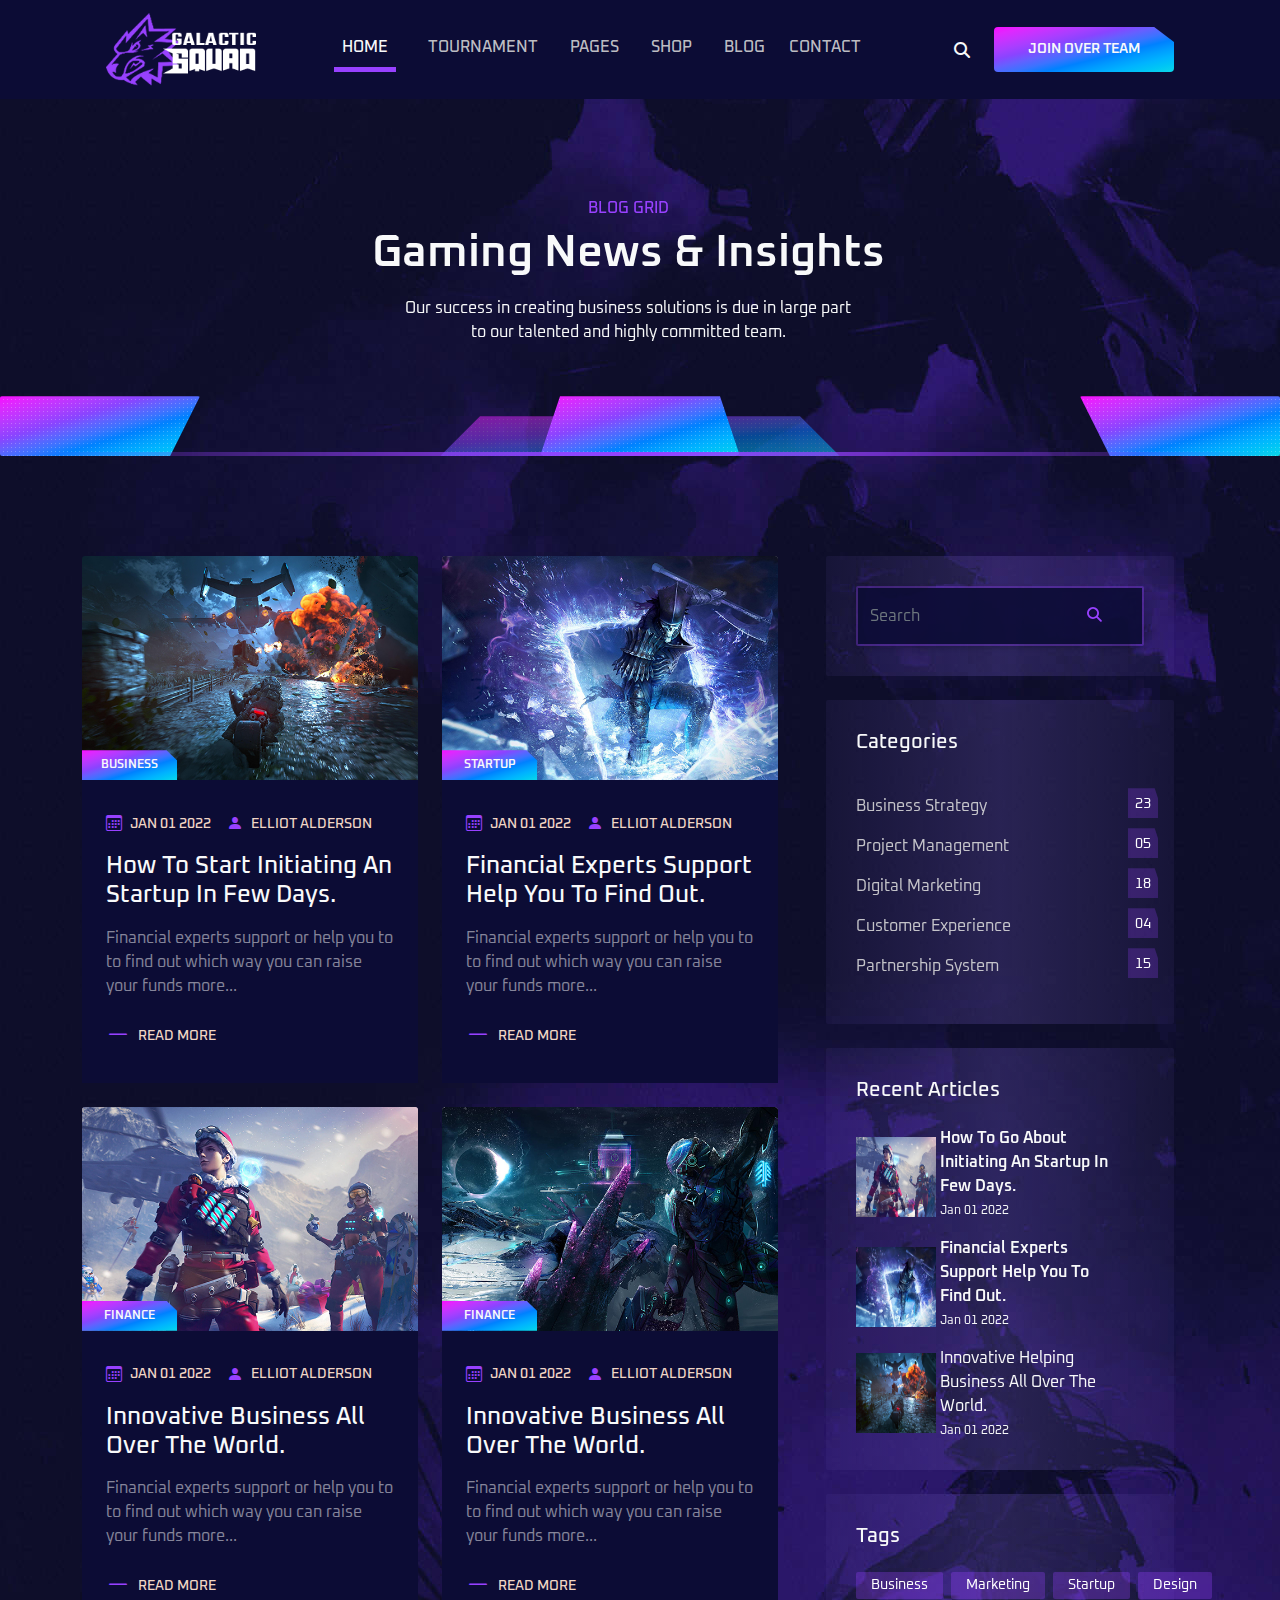
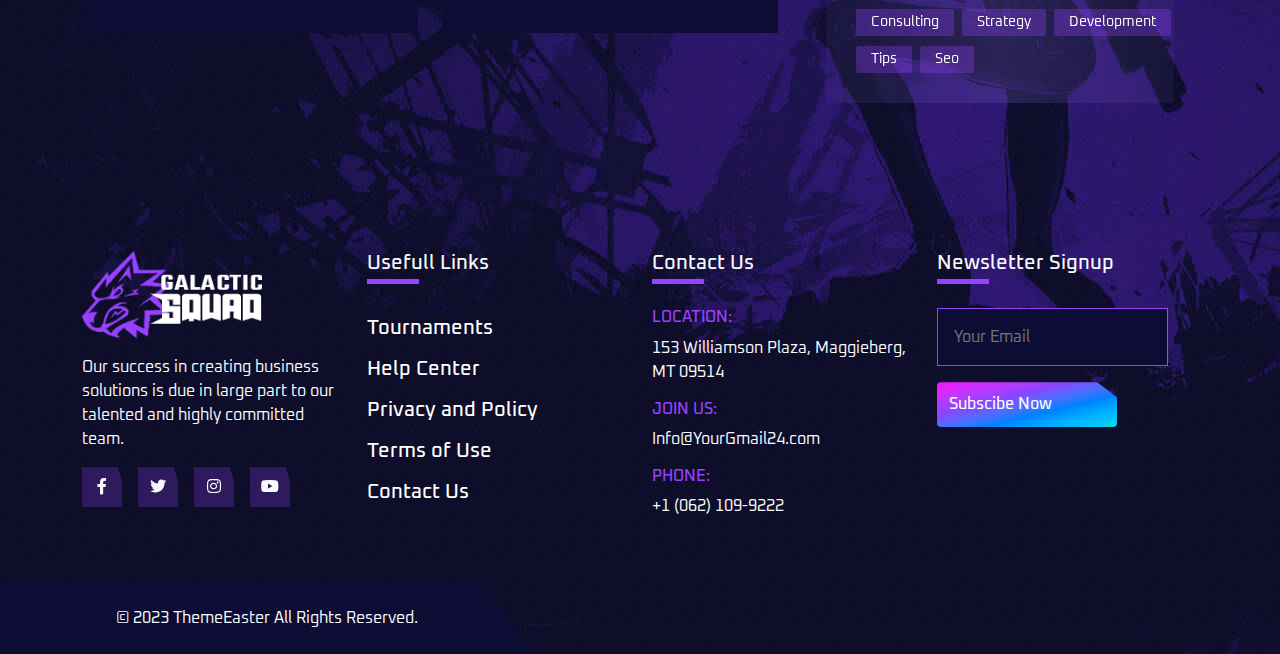
<file: gameing/blog.html>
<!DOCTYPE html>
<html lang="en">

<head>
    <meta charset="UTF-8">
    <meta http-equiv="X-UA-Compatible" content="IE=edge">
    <meta name="viewport" content="width=device-width, initial-scale=1.0">
    <title>Gameing</title>

    <link rel="stylesheet" href="css/all.min.css">

    <link rel="stylesheet" href="css/font.css">

    <link rel="stylesheet" href="css/bootstrap.min.css">

    <link rel="stylesheet" href="https://cdn.jsdelivr.net/npm/bootstrap-icons@1.10.4/font/bootstrap-icons.css">

    <link rel="stylesheet" href="css/style.css">
</head>

<body>

    <header class="d-flex justify-content-between bg-blue align-items-center position-sticky top-0">
        <div class="container">
            <div class="row">
                <nav class="navbar navbar-expand-lg ">
                    <div class="container-fluid d-flex justify-content-between align-items-center">
                        <a class="navbar-brand" href="#">
                            <img src="img/logo.png" width="150">
                        </a>
                        <button class="navbar-toggler" type="button" data-bs-toggle="collapse"
                            data-bs-target="#navbarSupportedContent" aria-controls="navbarSupportedContent"
                            aria-expanded="false" aria-label="Toggle navigation">
                            <span class="navbar-toggler-icon">
                                <i class="fa-solid fa-bars text-light"></i>
                            </span>
                        </button>
                        <div class="collapse navbar-collapse" id="navbarSupportedContent">
                            <ul class="navbar-nav mx-auto mb-2 mb-lg-0">
                                <li class="nav-item dropdown">
                                    <a class="nav-link dropdown-toggle text-light text-uppercase f-weight bottom-b me-3"
                                        href="#" id="navbarDropdown" role="button" data-bs-toggle="dropdown"
                                        aria-expanded="false">
                                        Home
                                    </a>
                                    <ul class="dropdown-menu bg-blue" aria-labelledby="navbarDropdown">
                                        <li><a class="dropdown-item text-g" href="index.html">Home Default</a></li>
                                        <li>
                                            <hr class="dropdown-divider">
                                        </li>
                                        <li><a class="dropdown-item text-g" href="#"> Home ESports</a></li>
                                    </ul>
                                </li>
                                <li class="nav-item dropdown">
                                    <a class="nav-link dropdown-toggle text-g f-weight text-uppercase px-3" href="#"
                                        id="navbarDropdown" role="button" data-bs-toggle="dropdown"
                                        aria-expanded="false">
                                        tournament
                                    </a>
                                    <ul class="dropdown-menu bg-blue" aria-labelledby="navbarDropdown">
                                        <li><a class="dropdown-item text-g" href="#">Upcoming Matches</a></li>
                                        <li>
                                            <hr class="dropdown-divider">
                                        </li>
                                        <li><a class="dropdown-item text-g" href="#">Stream Schedule</a></li>
                                        <li>
                                            <hr class="dropdown-divider">
                                        </li>
                                        <li><a class="dropdown-item text-g" href="#">Match Details</a></li>
                                        <li>
                                            <hr class="dropdown-divider">
                                        </li>
                                        <li><a class="dropdown-item text-g" href="#">Player Details</a></li>
                                        <li>
                                            <hr class="dropdown-divider">
                                        </li>
                                        <li><a class="dropdown-item text-g" href="#"> Team Details</a></li>
                                        <li>
                                            <hr class="dropdown-divider">
                                        </li>
                                    </ul>
                                </li>
                                <li class="nav-item dropdown">
                                    <a class="nav-link dropdown-toggle text-uppercase text-g  f-weight px-3" href=""
                                        id="navbarDropdown" role="button" data-bs-toggle="dropdown"
                                        aria-expanded="false">
                                        pages
                                    </a>
                                    <ul class="dropdown-menu bg-blue" aria-labelledby="navbarDropdown">
                                        <li><a class="dropdown-item text-g" href="page.html">About Us </a></li>
                                        <li>
                                            <hr class="dropdown-divider">
                                        </li>
                                        <li><a class="dropdown-item text-g" href="#">Our Gamers</a></li>
                                        <li>
                                            <hr class="dropdown-divider">
                                        </li>
                                        <li><a class="dropdown-item text-g" href="#">Sponsors</a></li>
                                        <li>
                                            <hr class="dropdown-divider">
                                        </li>
                                        <li><a class="dropdown-item text-g" href="#">Help & Faq's</a></li>
                                        <li>
                                            <hr class="dropdown-divider">
                                        </li>
                                        <li><a class="dropdown-item text-g" href="#">404 Error</a></li>
                                        <li>
                                            <hr class="dropdown-divider">
                                        </li>
                                    </ul>
                                </li>
                                <li class="nav-item dropdown">
                                    <a class="nav-link dropdown-toggle text-g px-3 f-weight
                             text-uppercase" href="#" id="navbarDropdown" role="button" data-bs-toggle="dropdown"
                                        aria-expanded="false">
                                        shop
                                    </a>
                                    <ul class="dropdown-menu bg-blue" aria-labelledby="navbarDropdown">
                                        <li><a class="dropdown-item text-g" href="shop.html">Shop Grid</a></li>
                                        <li>
                                            <hr class="dropdown-divider">
                                        </li>
                                        <li><a class="dropdown-item text-g" href="#">Shop Details</a></li>
                                        <li>
                                            <hr class="dropdown-divider">
                                        </li>
                                        <li><a class="dropdown-item text-g" href="#">Add To Cart Page</a></li>
                                        <li>
                                            <hr class="dropdown-divider">
                                        </li>
                                        <li><a class="dropdown-item text-g" href="#"> Checkout Page</a></li>
                                        <li>
                                            <hr class="dropdown-divider">
                                        </li>
                                    </ul>
                                </li>
                                <li class="nav-item dropdown">
                                    <a class="nav-link dropdown-toggle text-g px-3  f-weight
                            text-uppercase" href="#" id="navbarDropdown" role="button" data-bs-toggle="dropdown"
                                        aria-expanded="false">
                                        blog
                                    </a>
                                    <ul class="dropdown-menu bg-blue" aria-labelledby="navbarDropdown">
                                        <li><a class="dropdown-item text-g" href="blog.html">Grid Layout</a></li>
                                        <li>
                                            <hr class="dropdown-divider">
                                        </li>
                                        <li><a class="dropdown-item text-g" href="#">Classic Layout</a></li>
                                        <li>
                                            <hr class="dropdown-divider">
                                        </li>
                                        <li><a class="dropdown-item text-g" href="#">Blog Details</a></li>
                                        <li>
                                            <hr class="dropdown-divider">
                                        </li>
                                    </ul>
                                </li>
                                <li class="nav-item">
                                    <a class="nav-link active  text-g f-weight text-uppercase" aria-current="page"
                                        href="contact.html">contact</a>
                                </li>

                            </ul>
                            <i class="fa-solid fa-magnifying-glass text-light px-4"></i>
                            <button class="btn border-0 d-flex align-items-center justify-content-center">
                                <div class=" text-light text-uppercase f-weight1 small-t ">Join Over Team</div>
                            </button>
                        </div>
                    </div>
                </nav>
            </div>
        </div>
    </header>

    <section class="blog position-relative">
        <div class="container">
            <div class="row">
                <div class="title row d-flex justify-content-center align-items-center p-top">
                    <h3 class="h6 f-weight text-blue text-center">BLOG GRID</h3>
                    <h4 class="f-45 f-weight1 text-light text-center">Gaming News & Insights </h4>
                    <p class="text-light text-center m-0 pt-2">Our success in creating business solutions is due in
                        large part</p>
                    <p class="text-light text-center pb-5"> to our talented and highly committed team.</p>
                </div>
                <div class="page-header-shape mt-5">
                    <div class="shape"></div>
                    <div class="shape center"></div>
                    <div class="shape center back"></div>
                    <div class="shape right"></div>
                    </div>
                    <div class="container">
                    <div class="page-header-info">
                    </div>
            </div>
        </div>
    </section>

    <section class="p-top pb-5">
        <div class="container">
            <div class="row">
                <div class=" position-relative col-xl-12 row">
                    <div class="col-xl-8">
                        <div class="col-xl-12 pb-4 row">
                                <div class="col-12 col-sm-6 col-xl-6">
                                    <div class="card bg-blue border-0 d-flex justify-content-center align-items-center">
                                        <div class="position-relative">
                                            <img src="img/post-1.jpg" class="card-img-top">
                                            <button
                                                class="btn1 border-0 d-flex align-items-center justify-content-center position-absolute bottom-0 start-0">
                                                <div class=" text-light text-uppercase f-weight1 small-font">Business</div>
                                            </button>
                                        </div>
                                        <div class="card-body bg-blue p-4">
                                            <div class="d-flex align-items-center pt-2 pb-3">
                                                <i class="bi bi-calendar3 text-blue me-2"></i>
                                                <h3 class="small-t text-y m-0 me-3">JAN 01 2022</h3>
                                                <i class="bi bi-person-fill text-blue me-2"></i>
                                                <h3 class="small-t text-y m-0">ELLIOT ALDERSON</h3>
                                            </div>
                                            <a href="#" class="text-decoration-none h4 text-light"> How To Start Initiating An
                                                Startup In Few Days.</a>
                                            <p class="card-text text-white-50 pt-3">Financial experts support or help you to to find
                                                out which way you can raise your funds more...</p>
                                            <div class="d-flex align-items-center">
                                                <i class="bi bi-dash-lg text-blue h4 me-2 mt-2"></i>
                                                <h5 class="h6 text-y small-t m-0">READ MORE</h5>
                                            </div>
                                        </div>
                                    </div>
                                </div>
                                <div class="col-12 col-sm-6 col-xl-6">
                                    <div class="card border-0">
                                        <div class="position-relative">
                                            <img src="img/post-2.jpg" class="card-img-top">
                                            <button
                                                class="btn1 border-0 d-flex align-items-center justify-content-center position-absolute bottom-0 start-0">
                                                <div class=" text-light text-uppercase f-weight1 small-font">Startup</div>
                                            </button>
                                        </div>
                                        <div class="card-body bg-blue p-4">
                                            <div class="d-flex align-items-center pt-2 pb-3">
                                                <i class="bi bi-calendar3 text-blue me-2"></i>
                                                <h3 class="small-t text-y m-0 me-3">JAN 01 2022</h3>
                                                <i class="bi bi-person-fill text-blue me-2"></i>
                                                <h3 class="small-t text-y m-0">ELLIOT ALDERSON</h3>
                                            </div>
                                            <a href="#" class="text-decoration-none h4 text-light">Financial Experts Support Help
                                                You To Find Out.</a>
                                            <p class="card-text text-white-50 pt-3">Financial experts support or help you to to find
                                                out which way you can raise your funds more...</p>
                                            <div class="d-flex align-items-center">
                                                <i class="bi bi-dash-lg text-blue h4 me-2 mt-2"></i>
                                                <h5 class="h6 text-y small-t m-0">READ MORE</h5>
                                            </div>
                                        </div>
                                    </div>
                                </div>
                            
                        </div>
                        <div class="col-xl-12 row">
                            <div class="col-12 col-sm-6 col-xl-6">
                                <div class="card border-0">
                                    <div class="position-relative">
                                        <img src="img/post-3.jpg" class="card-img-top">
                                        <button
                                            class="btn1 border-0 d-flex align-items-center justify-content-center position-absolute bottom-0 start-0">
                                            <div class=" text-light text-uppercase f-weight1 small-font">Finance</div>
                                        </button>
                                    </div>
                                    <div class="card-body bg-blue p-4">
                                        <div class="d-flex align-items-center pt-2 pb-3">
                                            <i class="bi bi-calendar3 text-blue me-2"></i>
                                            <h3 class="small-t text-y m-0 me-3">JAN 01 2022</h3>
                                            <i class="bi bi-person-fill text-blue me-2"></i>
                                            <h3 class="small-t text-y m-0">ELLIOT ALDERSON</h3>
                                        </div>
                                        <a href="#" class="text-decoration-none h4 text-light">Innovative Business All Over The
                                            World.</a>
                                        <p class="card-text text-white-50 pt-3">Financial experts support or help you to to find
                                            out which way you can raise your funds more...</p>
                                        <div class="d-flex align-items-center">
                                            <i class="bi bi-dash-lg text-blue h4 me-2 mt-2"></i>
                                            <h5 class="h6 text-y small-t m-0">READ MORE</h5>
                                        </div>
                                    </div>
                                </div>
                            </div>
                            <div class="col-12 col-sm-6 col-xl-6">
                                <div class="card border-0">
                                    <div class="position-relative">
                                        <img src="img/post-4.jpg" class="card-img-top">
                                        <button
                                            class="btn1 border-0 d-flex align-items-center justify-content-center position-absolute bottom-0 start-0">
                                            <div class=" text-light text-uppercase f-weight1 small-font">Finance</div>
                                        </button>
                                    </div>
                                    <div class="card-body bg-blue p-4">
                                        <div class="d-flex align-items-center pt-2 pb-3">
                                            <i class="bi bi-calendar3 text-blue me-2"></i>
                                            <h3 class="small-t text-y m-0 me-3">JAN 01 2022</h3>
                                            <i class="bi bi-person-fill text-blue me-2"></i>
                                            <h3 class="small-t text-y m-0">ELLIOT ALDERSON</h3>
                                        </div>
                                        <a href="#" class="text-decoration-none h4 text-light">Innovative Business All Over The
                                            World.</a>
                                        <p class="card-text text-white-50 pt-3">Financial experts support or help you to to find
                                            out which way you can raise your funds more...</p>
                                        <div class="d-flex align-items-center">
                                            <i class="bi bi-dash-lg text-blue h4 me-2 mt-2"></i>
                                            <h5 class="h6 text-y small-t m-0">READ MORE</h5>
                                        </div>
                                    </div>
                                </div>
                            </div>
                        </div>
                    </div>
                    <div class="col-xl-4">
                        <div class="sidebar mb-4">
                            <div class="search position-relative">
                                <input type="text" class="form-control" placeholder="Search">
                                <button class="search-btn" type="button"><i class="fa fa-search"></i></button>
                            </div>
                        </div>
                        <div class="sidebar mb-4">
                                <h5 class=" text-light">Categories</h5>
                            <div class="col-xl-12 row d-flex justify-content-between align-items-center">
                                <div class="col-xl-8 col-8">
                                    <ul class="p-0 m-0">
                                        <li class="mb-3 mt-3"><span class="text-g">Business Strategy</span></li>
                                        <li class="mb-3"><span class="text-g">Project Management</span></li>
                                        <li class="mb-3"><span class="text-g">Digital Marketing</span></li>
                                        <li class="mb-3"><span class="text-g">Customer Experience</span></li>
                                        <li class=""><span class="text-g">Partnership System</span></li>
                                    </ul>
                                </div>
                                <div class="col-xl-4 col-4">
                                    <ul class="ms-5">
                                        <li class=" mt-3"><button>23</button></li>
                                        <li class=""><button>05</button></li>
                                        <li class=""><button>18</button></li>
                                        <li class=""><button>04</button></li>
                                        <li class=""><button>15</button></li>
                                    </ul>
                                </div>
                            </div>
                        </div>
                        <div class="sidebar mb-4">
                            <h5 class=" text-light">Recent Articles</h5>
                            <div class="col-xl-12 row mt-4 justify-content-between align-items-center">
                                <div class="col-xl-3 mb-2">
                                    <img src="img/post-3.jpg" width="80" height="80">
                                </div>
                                <div class="col-xl-9 ps-4">
                                    <span class="text-light p-0 f-weight1">How To Go About Initiating An Startup In Few Days.</span>
                                    <p class="small-font text-light mt-1">Jan 01 2022</p>
                                </div>
                                <div class="col-xl-3 mb-2">
                                    <img src="img/post-2.jpg" width="80" height="80">
                                </div>
                                <div class="col-xl-9 ps-4">
                                    <span class="text-light p-0 f-weight1">Financial Experts Support Help You To Find Out.</span>
                                    <p class="small-font text-light mt-1">Jan 01 2022</p>
                                </div>
                                <div class="col-xl-3 ">
                                    <img src="img/post-1.jpg" width="80" height="80">
                                </div>
                                <div class="col-xl-9 ps-4">
                                    <span class="text-light p-0">Innovative Helping Business All Over The World.</span>
                                    <p class="small-font text-light mt-1 mb-0">Jan 01 2022</p>
                                </div>
                            </div>
                        </div>
                        <div class="sidebar">
                            <h5 class=" text-light">Tags</h5>
                            <ul class="d-flex p-0 m-0 mt-4">
                                <li><a class="me-2">business</a></li>
                                <li><a class="me-2">marketing</a></li>
                                <li><a class="me-2">startup</a></li>
                                <li><a class="me-2">design</a></li>
                            </ul>
                            <ul class="d-flex p-0 m-0">
                                <li><a class="me-2">consulting</a></li>
                                <li><a class="me-2">strategy</a></li>
                                <li><a class="me-2">development</a></li>
                            </ul>
                            <ul class="d-flex p-0 mb-0">
                                <li><a class="me-2 mb-0">tips</a></li>
                                <li><a class="me-2 mb-0">Seo</a></li>
                            </ul>
                        </div>
                    </div>
                </div>
            </div>
        </div>
    </section>

    <!-- footer -->
    <footer class="foot p-top">
        <section class="pb-5">
            <div class="container">
                <div class="row">
                    <div class="col-12 col-sm-6 col-xl-3">
                        <img src="img/logo.png" width="180">
                        <p class="text-light pt-3">Our success in creating business solutions is due in large part to
                            our talented and highly committed team.</p>
                            <div class="d-flex ">
                                <div class="i-box me-3 text-center"><i class=" text-light fa-brands fa-facebook-f"></i></div>
                                <div class="i-box me-3 text-center "><i class="text-light fa-brands fa-twitter"></i></div>
                                <div class="i-box me-3 text-center "><i class=" text-light fa-brands fa-instagram"></i></div>
                                <div class="i-box  text-center"><i class=" text-light fa-brands fa-youtube"></i></div>
                            </div>
                    </div>
                    <div class="col-12 col-sm-6 col-xl-3">
                        <h3 class="h5 m-0 text-light pb-1">Usefull Links</h3>
                        <div class="b-bottom mb-4"></div>
                        <ul class="list-unstyled row">
                            <li class="py-2">
                                <a href="#" class="h5 text-decoration-none">Tournaments</a>
                            </li>
                            <li class="py-2">
                                <a href="#" class="h5 text-decoration-none">Help Center</a>
                            </li>
                            <li class="py-2">
                                <a href="#" class="h5 text-decoration-none">Privacy and Policy</a>
                            </li>
                            <li class="py-2">
                                <a href="#" class="h5 text-decoration-none">Terms of Use</a>
                            </li>
                            <li class="py-2">
                                <a href="#" class="h5 text-decoration-none">Contact Us</a>
                            </li>
                        </ul>
                    </div>
                    <div class="col-12 col-sm-6 col-xl-3">
                        <h3 class="h5 m-0 text-light pb-1">Contact Us</h3>
                        <div class="b-bottom mb-4"></div>
                        <h6 class="text-blue h6">LOCATION:</h6>

                        <p class="text-light">153 Williamson Plaza, Maggieberg, MT 09514</p>
                        <h6 class="text-blue h6 mt-2">JOIN US:</h6>
                        <p class="text-light">Info@YourGmail24.com</p>
                        <h6 class="text-blue h6 mt-2">PHONE:</h6>
                        <p class="text-light">+1 (062) 109-9222</p>
                    </div>
                    <div class="col-12 col-sm-6 col-xl-3">
                        <h3 class="h5 m-0 text-light pb-1">Newsletter Signup</h3>
                        <div class="b-bottom mb-4"></div>
                        <input type="name" placeholder="Your Email" class="bg-blue b-border p-3 mb-3">
                        <button class="btn border-0 d-flex align-items-center">
                            <h6 class=" text-light  fw-blod m-0 py-2">Subscibe Now</h6>
                        </button>
                    </div>
                </div>
            </div>
        </section>
        <div class="col-12 col-xl-5">
            <div class="p-4 bg-blue f-end text-light text-center">© 2023 ThemeEaster All Rights Reserved.</div>
        </div>
    </footer>

    <script src="js/bootstrap.min.js"></script>
</body>

</html>
</file>
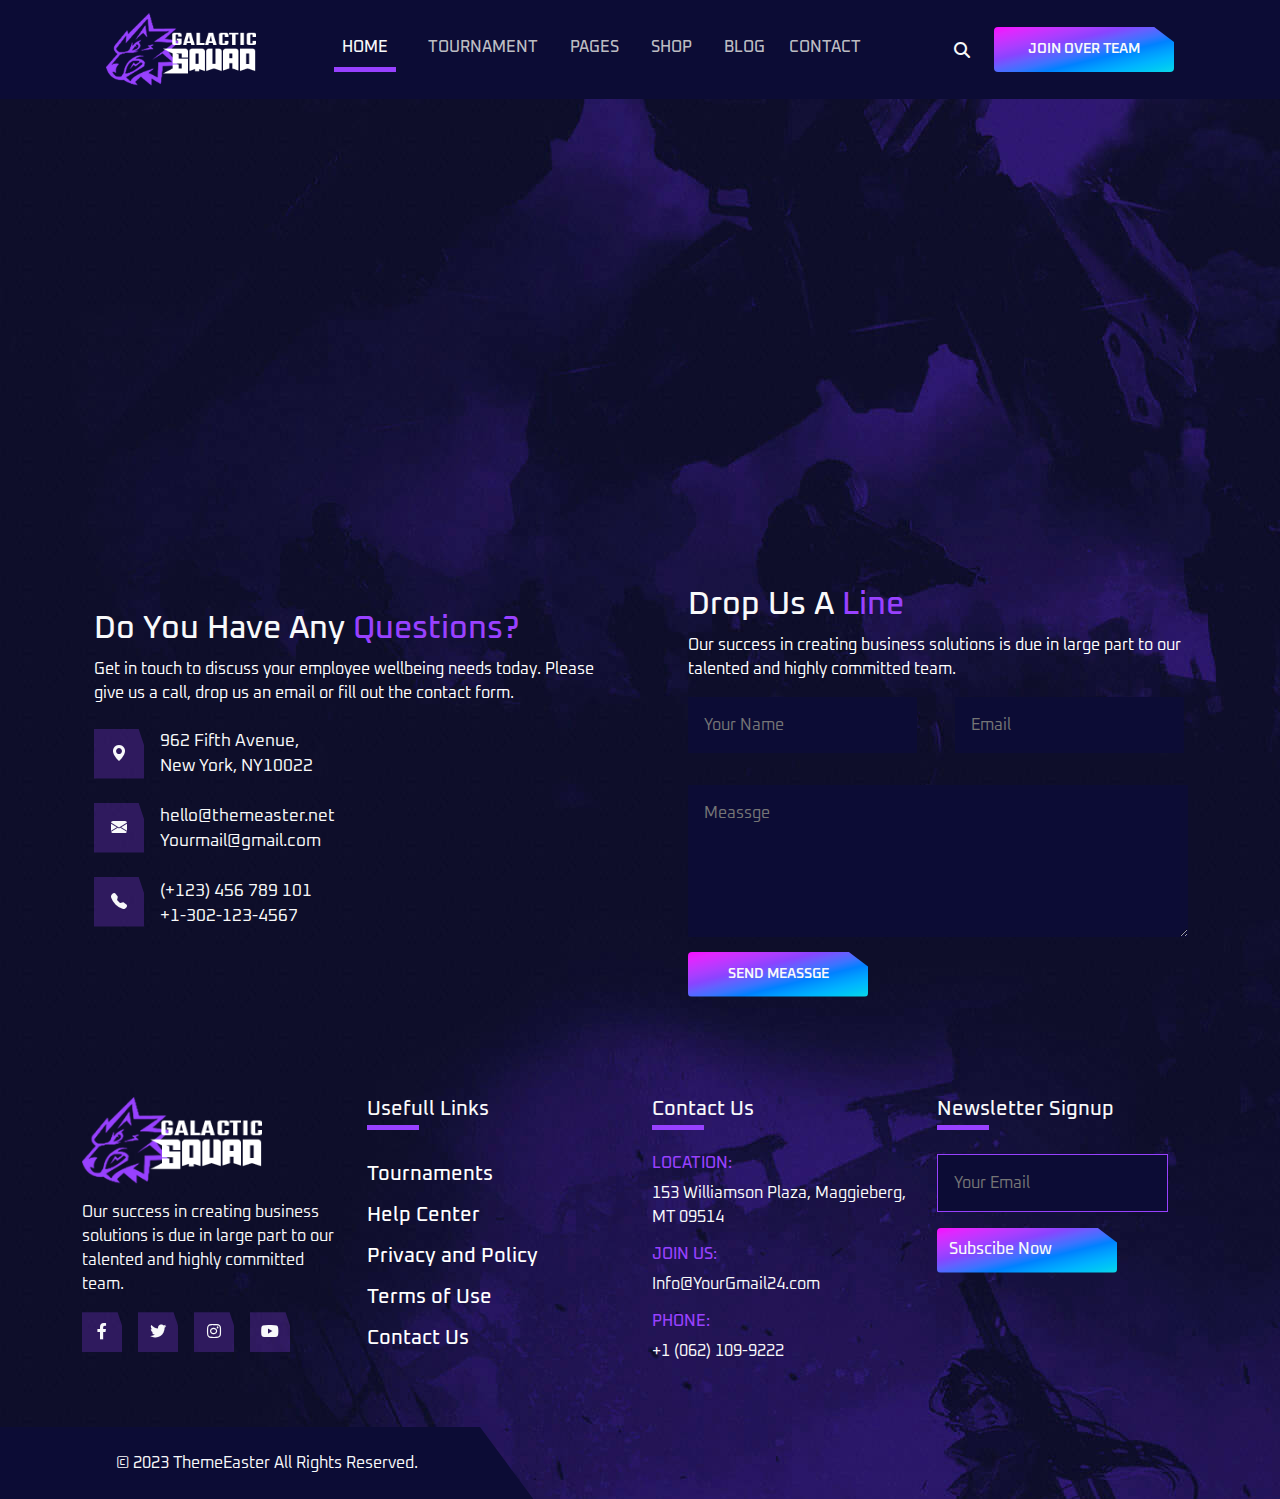
<file: gameing/contact.html>
<!DOCTYPE html>
<html lang="en">

<head>
    <meta charset="UTF-8">
    <meta http-equiv="X-UA-Compatible" content="IE=edge">
    <meta name="viewport" content="width=device-width, initial-scale=1.0">
    <title>Gameing</title>

    <link rel="stylesheet" href="css/all.min.css">

    <link rel="stylesheet" href="css/font.css">

    <link rel="stylesheet" href="css/bootstrap.min.css">

    <link rel="stylesheet" href="https://cdn.jsdelivr.net/npm/bootstrap-icons@1.10.4/font/bootstrap-icons.css">

    <link rel="stylesheet" href="css/style.css">
</head>

<body>
    <header class="d-flex justify-content-between bg-blue align-items-center position-sticky top-0">
        <div class="container">
            <div class="row">
                <nav class="navbar navbar-expand-lg ">
                    <div class="container-fluid d-flex justify-content-between align-items-center">
                        <a class="navbar-brand" href="#">
                            <img src="img/logo.png" width="150">
                        </a>
                        <button class="navbar-toggler" type="button" data-bs-toggle="collapse"
                            data-bs-target="#navbarSupportedContent" aria-controls="navbarSupportedContent"
                            aria-expanded="false" aria-label="Toggle navigation">
                            <span class="navbar-toggler-icon">
                                <i class="fa-solid fa-bars text-light"></i>
                            </span>
                        </button>
                        <div class="collapse navbar-collapse" id="navbarSupportedContent">
                            <ul class="navbar-nav mx-auto mb-2 mb-lg-0">
                                <li class="nav-item dropdown">
                                    <a class="nav-link dropdown-toggle text-light text-uppercase f-weight bottom-b me-3"
                                        href="#" id="navbarDropdown" role="button" data-bs-toggle="dropdown"
                                        aria-expanded="false">
                                        Home
                                    </a>
                                    <ul class="dropdown-menu bg-blue" aria-labelledby="navbarDropdown">
                                        <li><a class="dropdown-item text-g" href="index.html">Home Default</a></li>
                                        <li>
                                            <hr class="dropdown-divider">
                                        </li>
                                        <li><a class="dropdown-item text-g" href="#"> Home ESports</a></li>
                                    </ul>
                                </li>
                                <li class="nav-item dropdown">
                                    <a class="nav-link dropdown-toggle text-g f-weight text-uppercase px-3" href="#"
                                        id="navbarDropdown" role="button" data-bs-toggle="dropdown"
                                        aria-expanded="false">
                                        tournament
                                    </a>
                                    <ul class="dropdown-menu bg-blue" aria-labelledby="navbarDropdown">
                                        <li><a class="dropdown-item text-g" href="#">Upcoming Matches</a></li>
                                        <li>
                                            <hr class="dropdown-divider">
                                        </li>
                                        <li><a class="dropdown-item text-g" href="#">Stream Schedule</a></li>
                                        <li>
                                            <hr class="dropdown-divider">
                                        </li>
                                        <li><a class="dropdown-item text-g" href="#">Match Details</a></li>
                                        <li>
                                            <hr class="dropdown-divider">
                                        </li>
                                        <li><a class="dropdown-item text-g" href="#">Player Details</a></li>
                                        <li>
                                            <hr class="dropdown-divider">
                                        </li>
                                        <li><a class="dropdown-item text-g" href="#"> Team Details</a></li>
                                        <li>
                                            <hr class="dropdown-divider">
                                        </li>
                                    </ul>
                                </li>
                                <li class="nav-item dropdown">
                                    <a class="nav-link dropdown-toggle text-uppercase text-g  f-weight px-3" href=""
                                        id="navbarDropdown" role="button" data-bs-toggle="dropdown"
                                        aria-expanded="false">
                                        pages
                                    </a>
                                    <ul class="dropdown-menu bg-blue" aria-labelledby="navbarDropdown">
                                        <li><a class="dropdown-item text-g" href="page.html">About Us </a></li>
                                        <li>
                                            <hr class="dropdown-divider">
                                        </li>
                                        <li><a class="dropdown-item text-g" href="#">Our Gamers</a></li>
                                        <li>
                                            <hr class="dropdown-divider">
                                        </li>
                                        <li><a class="dropdown-item text-g" href="#">Sponsors</a></li>
                                        <li>
                                            <hr class="dropdown-divider">
                                        </li>
                                        <li><a class="dropdown-item text-g" href="#">Help & Faq's</a></li>
                                        <li>
                                            <hr class="dropdown-divider">
                                        </li>
                                        <li><a class="dropdown-item text-g" href="#">404 Error</a></li>
                                        <li>
                                            <hr class="dropdown-divider">
                                        </li>
                                    </ul>
                                </li>
                                <li class="nav-item dropdown">
                                    <a class="nav-link dropdown-toggle text-g px-3 f-weight
                             text-uppercase" href="#" id="navbarDropdown" role="button" data-bs-toggle="dropdown"
                                        aria-expanded="false">
                                        shop
                                    </a>
                                    <ul class="dropdown-menu bg-blue" aria-labelledby="navbarDropdown">
                                        <li><a class="dropdown-item text-g" href="shop.html">Shop Grid</a></li>
                                        <li>
                                            <hr class="dropdown-divider">
                                        </li>
                                        <li><a class="dropdown-item text-g" href="#">Shop Details</a></li>
                                        <li>
                                            <hr class="dropdown-divider">
                                        </li>
                                        <li><a class="dropdown-item text-g" href="#">Add To Cart Page</a></li>
                                        <li>
                                            <hr class="dropdown-divider">
                                        </li>
                                        <li><a class="dropdown-item text-g" href="#"> Checkout Page</a></li>
                                        <li>
                                            <hr class="dropdown-divider">
                                        </li>
                                    </ul>
                                </li>
                                <li class="nav-item dropdown">
                                    <a class="nav-link dropdown-toggle text-g px-3  f-weight
                            text-uppercase" href="#" id="navbarDropdown" role="button" data-bs-toggle="dropdown"
                                        aria-expanded="false">
                                        blog
                                    </a>
                                    <ul class="dropdown-menu bg-blue" aria-labelledby="navbarDropdown">
                                        <li><a class="dropdown-item text-g" href="blog.html">Grid Layout</a></li>
                                        <li>
                                            <hr class="dropdown-divider">
                                        </li>
                                        <li><a class="dropdown-item text-g" href="#">Classic Layout</a></li>
                                        <li>
                                            <hr class="dropdown-divider">
                                        </li>
                                        <li><a class="dropdown-item text-g" href="#">Blog Details</a></li>
                                        <li>
                                            <hr class="dropdown-divider">
                                        </li>
                                    </ul>
                                </li>
                                <li class="nav-item">
                                    <a class="nav-link active  text-g f-weight text-uppercase" aria-current="page"
                                        href="contact.html">contact</a>
                                </li>

                            </ul>
                            <i class="fa-solid fa-magnifying-glass text-light px-4"></i>
                            <button class="btn border-0 d-flex align-items-center justify-content-center">
                                <div class=" text-light text-uppercase f-weight1 small-t ">Join Over Team</div>
                            </button>
                        </div>
                    </div>
                </nav>
            </div>
        </div>
    </header>

    <!-- map -->
    <iframe src="https://www.google.com/maps/embed?pb=!1m14!1m12!1m3!1d36349.283406311166!2d-118.26802122817644!3d34.01829161336547!2m3!1f0!2f0!3f0!3m2!1i1024!2i768!4f13.1!5e0!3m2!1sen!2sin!4v1694928161073!5m2!1sen!2sin" width="100%" height="380" style="border:0;" allowfullscreen="" loading="lazy" referrerpolicy="no-referrer-when-downgrade"></iframe>
    
    <!-- form -->
    <section class="p-top">
        <div class="container">
            <div class="row">
                <div class="col-12 col-lg-6 p-4">
                    <h2 class="text-light f-weight">Do You Have Any <span class="text-blue">Questions? </span></h2>
                        <p class="text-white mt-1">Get in touch to discuss your employee wellbeing needs today. Please give us a call, drop us an email or fill out the contact form.</p>
                        <div class="m-content d-flex mt-4">
                            <div class="m-icon ">
                                <div class="icon-box mb-4 text-center "><i class="text-light bi-geo-alt-fill"></i>
                                </div>
                                <div class="icon-box mb-4 text-center "><i class=" text-light bi-envelope-fill"></i></div>
                                <div class="icon-box mb-4 text-center "><i class="text-light  bi-telephone-fill"></i>
                                </div>
                            </div>
                            <div class="m-con">
                                <div class="text">
                                    <p class="text-light m-0 ms-3 f-17 text-g">962 Fifth Avenue,</p>
                                    <p class="text-light ms-3 f-17 text-g"> New York, NY10022</p>
                                </div>
                                <div class="text">
                                    <p class="text-light mt-4 m-0 ms-3 f-17 text-g">hello@themeaster.net</p>
                                    <p class="text-light ms-3 f-17 text-g"> Yourmail@gmail.com</p>
                                </div>
                                <div class="text">
                                    <p class="text-light m-0 ms-3 mt-4 f-17 text-g">(+123) 456 789 101</p>
                                    <p class="text-light ms-3 f-17 text-g"> +1-302-123-4567</p>
                                </div>
                            </div>
                        </div>
                        
                </div>
                <div class="col-12 col-lg-6 ps-xl-5 ps-xs-0 mt-xs-5 mt-lg-0">
                    <div class="row d-flex pb-3">
                        <h2 class="text-light f-weight">Drop Us A <span class="text-blue">Line</span></h2>
                        <p class="text-white">Our success in creating business solutions is due in large part to our talented and highly committed team.</p>
                        <div class="col-12 col-xl-6">
                            <input type="text" class="bg-blue text-light border-0 p-3 mb-3" placeholder="Your Name">
                        </div>
                        <div class="col-12 col-xl-6">
                            <input type="email" class="bg-blue border-0 p-3" placeholder="Email">
                        </div>
                    </div>
                    <textarea cols="50" rows="5" class="bg-blue text-light border-0 p-3"
                        placeholder="Meassge"></textarea>
                    <button class="btn border-0 d-flex align-items-center justify-content-center mt-2">
                        <div class=" text-light text-uppercase f-weight1 small-t ">Send Meassge</div>
                    </button>
                </div>
            </div>
        </div>
    </section>

    <!-- footer -->
    <footer class="foot p-top">
        <section class="pb-5">
            <div class="container">
                <div class="row">
                    <div class="col-12 col-sm-6 col-xl-3">
                        <img src="img/logo.png" width="180">
                        <p class="text-light pt-3">Our success in creating business solutions is due in large part to
                            our talented and highly committed team.</p>
                            <div class="d-flex mb-4">
                                <div class="i-box me-3 text-center"><i class=" text-light fa-brands fa-facebook-f"></i></div>
                                <div class="i-box me-3 text-center "><i class="text-light fa-brands fa-twitter"></i></div>
                                <div class="i-box me-3 text-center "><i class=" text-light fa-brands fa-instagram"></i></div>
                                <div class="i-box  text-center"><i class=" text-light fa-brands fa-youtube"></i></div>
                            </div>
                    </div>
                    <div class="col-12 col-sm-6 col-xl-3">
                        <h3 class="h5 m-0 text-light pb-1">Usefull Links</h3>
                        <div class="b-bottom mb-4"></div>
                        <ul class="list-unstyled row">
                            <li class="py-2">
                                <a href="#" class="h5 text-decoration-none">Tournaments</a>
                            </li>
                            <li class="py-2">
                                <a href="#" class="h5 text-decoration-none">Help Center</a>
                            </li>
                            <li class="py-2">
                                <a href="#" class="h5 text-decoration-none">Privacy and Policy</a>
                            </li>
                            <li class="py-2">
                                <a href="#" class="h5 text-decoration-none">Terms of Use</a>
                            </li>
                            <li class="py-2">
                                <a href="#" class="h5 text-decoration-none">Contact Us</a>
                            </li>
                        </ul>
                    </div>
                    <div class="col-12 col-sm-6 col-xl-3">
                        <h3 class="h5 m-0 text-light pb-1">Contact Us</h3>
                        <div class="b-bottom mb-4"></div>
                        <h6 class="text-blue h6">LOCATION:</h6>

                        <p class="text-light">153 Williamson Plaza, Maggieberg, MT 09514</p>
                        <h6 class="text-blue h6 mt-2">JOIN US:</h6>
                        <p class="text-light">Info@YourGmail24.com</p>
                        <h6 class="text-blue h6 mt-2">PHONE:</h6>
                        <p class="text-light">+1 (062) 109-9222</p>
                    </div>
                    <div class="col-12 col-sm-6 col-xl-3">
                        <h3 class="h5 m-0 text-light pb-1">Newsletter Signup</h3>
                        <div class="b-bottom mb-4"></div>
                        <input type="name" placeholder="Your Email" class="bg-blue b-border p-3 mb-3">
                        <button class="btn border-0 d-flex align-items-center">
                            <h6 class=" text-light  fw-blod m-0 py-2">Subscibe Now</h6>
                        </button>
                    </div>
                </div>
            </div>
        </section>
        <div class="col-12 col-xl-5">
            <div class="p-4 bg-blue f-end text-light text-center">© 2023 ThemeEaster All Rights Reserved.</div>
        </div>
    </footer>

    <script src="js/bootstrap.min.js"></script>
</body>

</html>
</file>
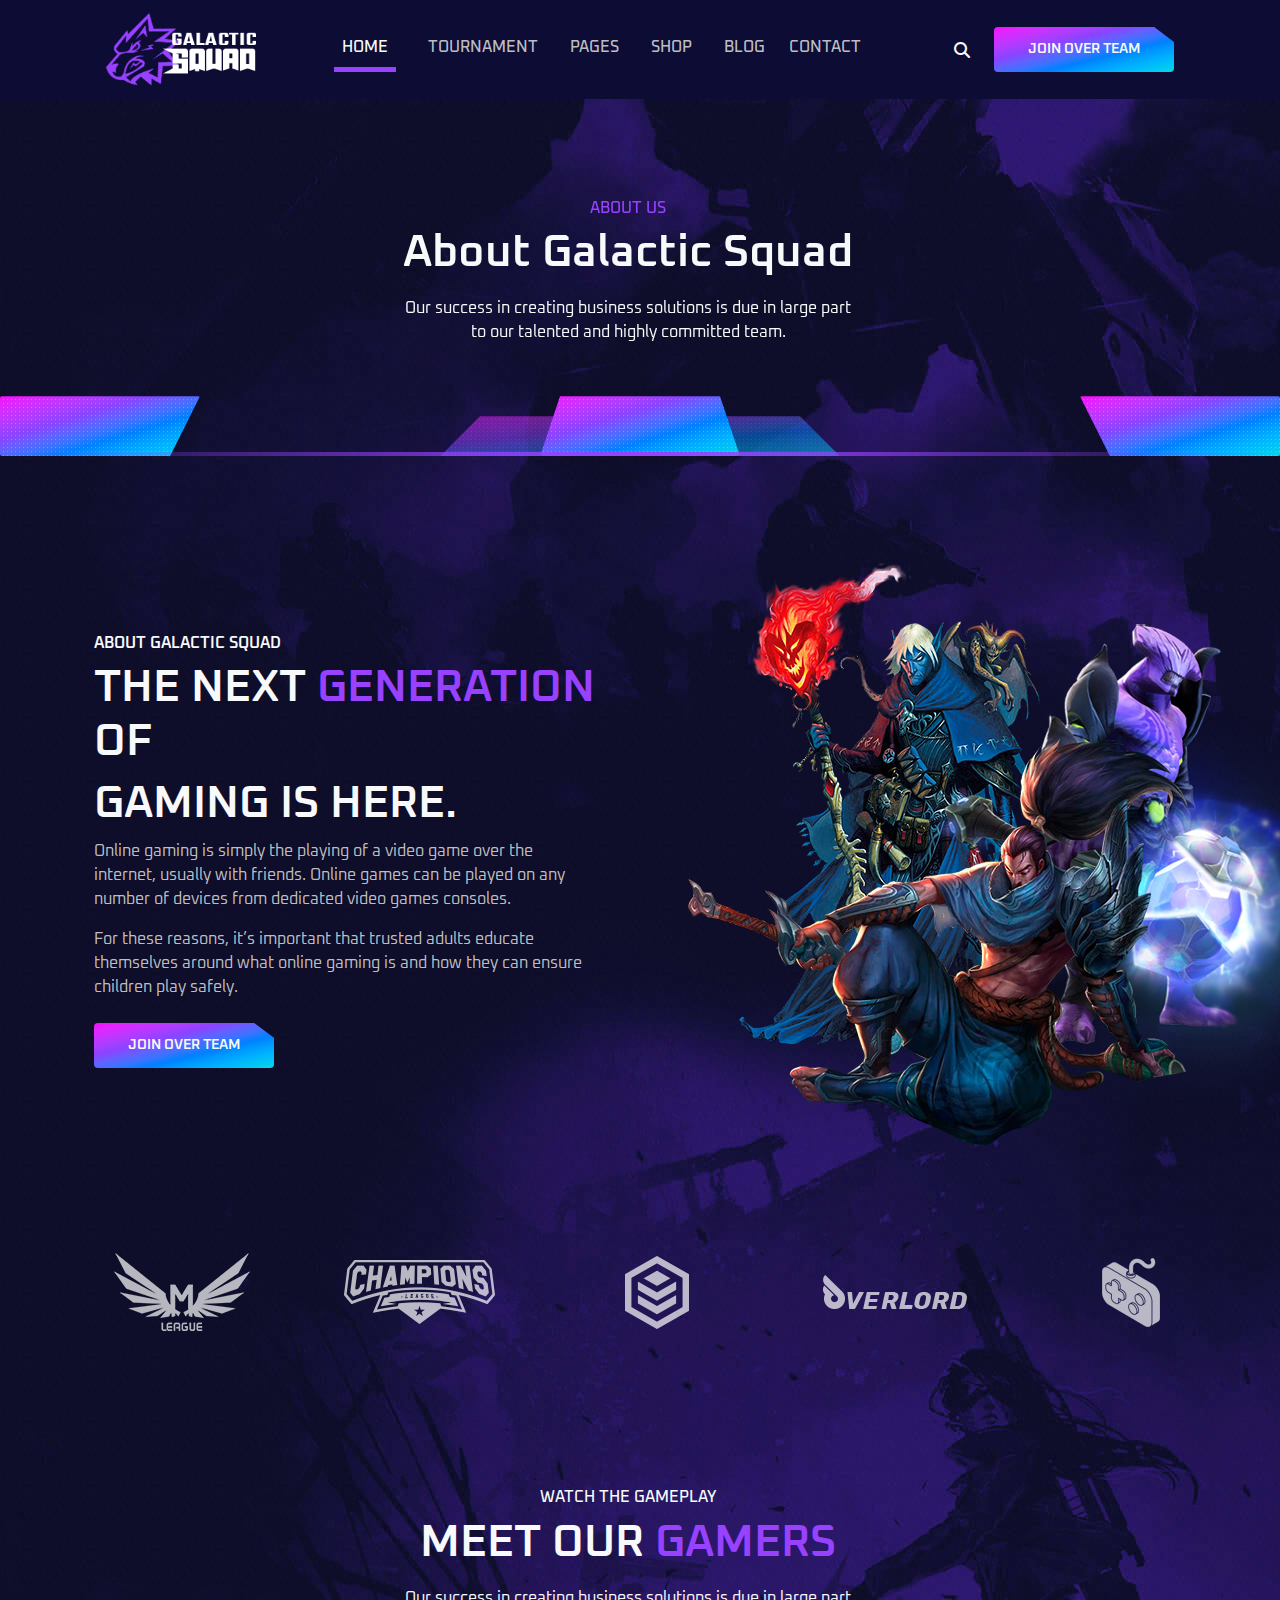
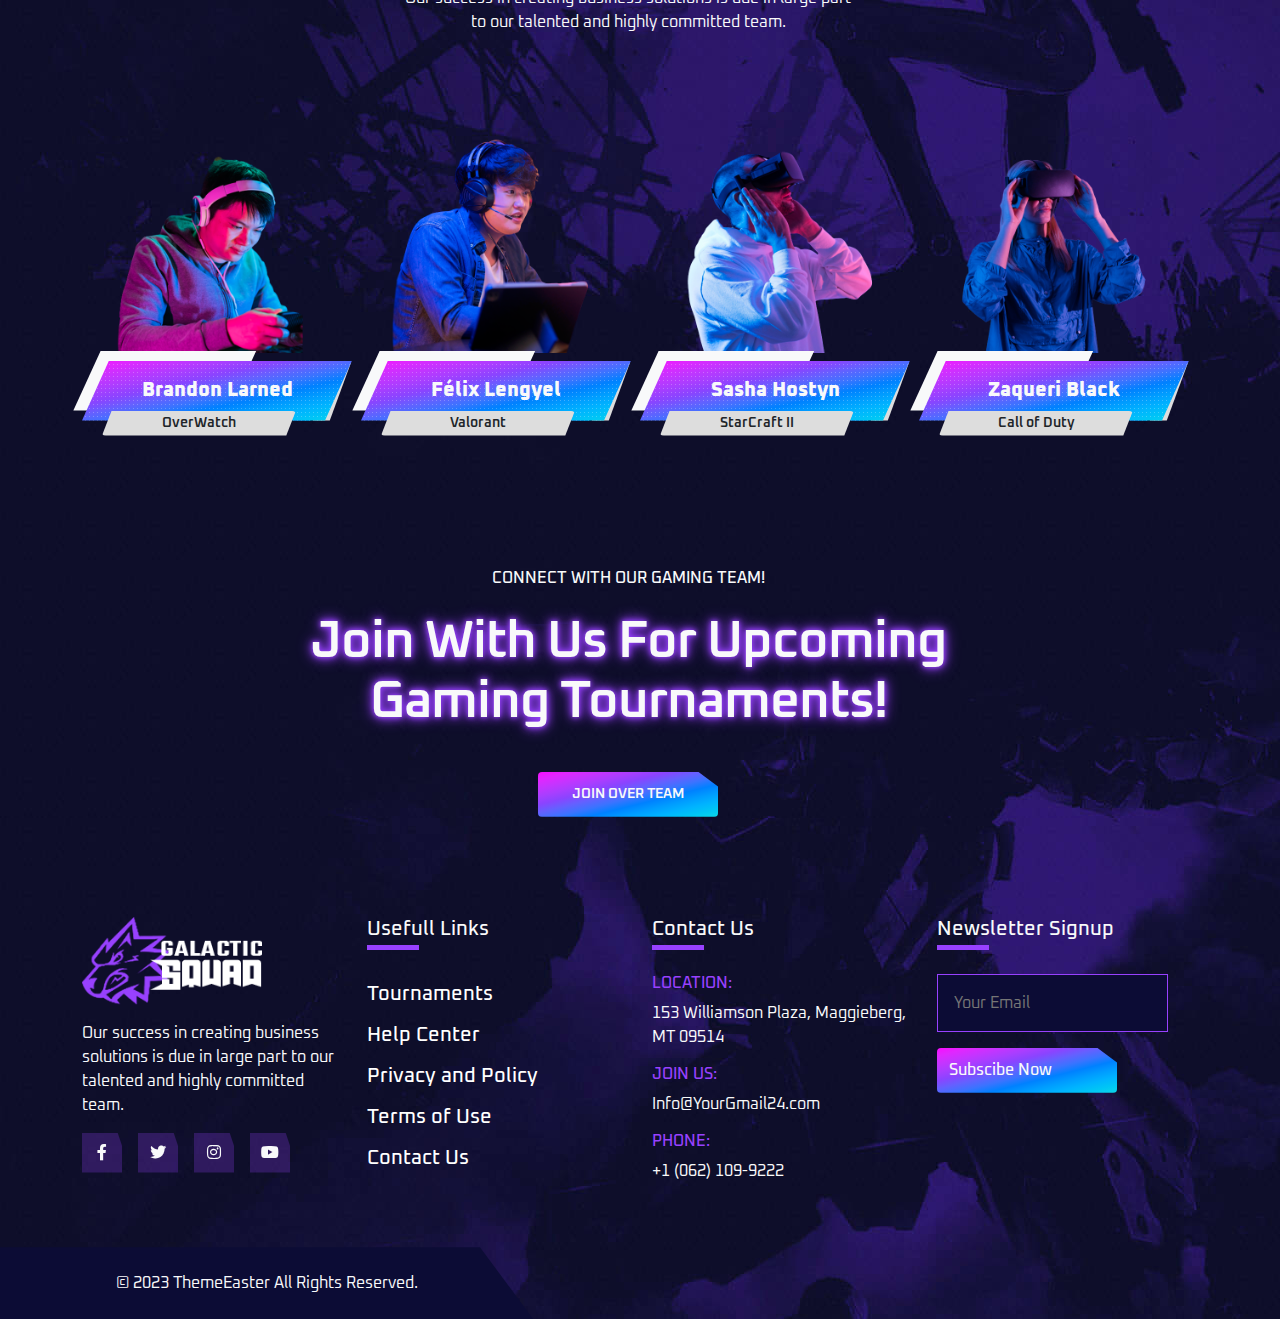
<file: gameing/page.html>
<!DOCTYPE html>
<html lang="en">

<head>
    <meta charset="UTF-8">
    <meta http-equiv="X-UA-Compatible" content="IE=edge">
    <meta name="viewport" content="width=device-width, initial-scale=1.0">
    <title>Gameing</title>

    <link rel="stylesheet" href="css/all.min.css">

    <link rel="stylesheet" href="css/font.css">

    <link rel="stylesheet" href="css/bootstrap.min.css">

    <link rel="stylesheet" href="https://cdn.jsdelivr.net/npm/bootstrap-icons@1.10.4/font/bootstrap-icons.css">

    <link rel="stylesheet" href="css/style.css">
</head>

<body>
    <header class="d-flex justify-content-between bg-blue align-items-center position-sticky top-0">
        <div class="container">
            <div class="row">
                <nav class="navbar navbar-expand-lg ">
                    <div class="container-fluid d-flex justify-content-between align-items-center">
                        <a class="navbar-brand" href="#">
                            <img src="img/logo.png" width="150">
                        </a>
                        <button class="navbar-toggler" type="button" data-bs-toggle="collapse"
                            data-bs-target="#navbarSupportedContent" aria-controls="navbarSupportedContent"
                            aria-expanded="false" aria-label="Toggle navigation">
                            <span class="navbar-toggler-icon">
                                <i class="fa-solid fa-bars text-light"></i>
                            </span>
                        </button>
                        <div class="collapse navbar-collapse" id="navbarSupportedContent">
                            <ul class="navbar-nav mx-auto mb-2 mb-lg-0">
                                <li class="nav-item dropdown">
                                    <a class="nav-link dropdown-toggle text-light text-uppercase f-weight bottom-b me-3"
                                        href="#" id="navbarDropdown" role="button" data-bs-toggle="dropdown"
                                        aria-expanded="false">
                                        Home
                                    </a>
                                    <ul class="dropdown-menu bg-blue" aria-labelledby="navbarDropdown">
                                        <li><a class="dropdown-item text-g" href="index.html">Home Default</a></li>
                                        <li>
                                            <hr class="dropdown-divider">
                                        </li>
                                        <li><a class="dropdown-item text-g" href="#"> Home ESports</a></li>
                                    </ul>
                                </li>
                                <li class="nav-item dropdown">
                                    <a class="nav-link dropdown-toggle text-g f-weight text-uppercase px-3" href="#"
                                        id="navbarDropdown" role="button" data-bs-toggle="dropdown"
                                        aria-expanded="false">
                                        tournament
                                    </a>
                                    <ul class="dropdown-menu bg-blue" aria-labelledby="navbarDropdown">
                                        <li><a class="dropdown-item text-g" href="#">Upcoming Matches</a></li>
                                        <li>
                                            <hr class="dropdown-divider">
                                        </li>
                                        <li><a class="dropdown-item text-g" href="#">Stream Schedule</a></li>
                                        <li>
                                            <hr class="dropdown-divider">
                                        </li>
                                        <li><a class="dropdown-item text-g" href="#">Match Details</a></li>
                                        <li>
                                            <hr class="dropdown-divider">
                                        </li>
                                        <li><a class="dropdown-item text-g" href="#">Player Details</a></li>
                                        <li>
                                            <hr class="dropdown-divider">
                                        </li>
                                        <li><a class="dropdown-item text-g" href="#"> Team Details</a></li>
                                        <li>
                                            <hr class="dropdown-divider">
                                        </li>
                                    </ul>
                                </li>
                                <li class="nav-item dropdown">
                                    <a class="nav-link dropdown-toggle text-uppercase text-g  f-weight px-3" href=""
                                        id="navbarDropdown" role="button" data-bs-toggle="dropdown"
                                        aria-expanded="false">
                                        pages
                                    </a>
                                    <ul class="dropdown-menu bg-blue" aria-labelledby="navbarDropdown">
                                        <li><a class="dropdown-item text-g" href="page.html">About Us </a></li>
                                        <li>
                                            <hr class="dropdown-divider">
                                        </li>
                                        <li><a class="dropdown-item text-g" href="#">Our Gamers</a></li>
                                        <li>
                                            <hr class="dropdown-divider">
                                        </li>
                                        <li><a class="dropdown-item text-g" href="#">Sponsors</a></li>
                                        <li>
                                            <hr class="dropdown-divider">
                                        </li>
                                        <li><a class="dropdown-item text-g" href="#">Help & Faq's</a></li>
                                        <li>
                                            <hr class="dropdown-divider">
                                        </li>
                                        <li><a class="dropdown-item text-g" href="#">404 Error</a></li>
                                        <li>
                                            <hr class="dropdown-divider">
                                        </li>
                                    </ul>
                                </li>
                                <li class="nav-item dropdown">
                                    <a class="nav-link dropdown-toggle text-g px-3 f-weight
                             text-uppercase" href="#" id="navbarDropdown" role="button" data-bs-toggle="dropdown"
                                        aria-expanded="false">
                                        shop
                                    </a>
                                    <ul class="dropdown-menu bg-blue" aria-labelledby="navbarDropdown">
                                        <li><a class="dropdown-item text-g" href="shop.html">Shop Grid</a></li>
                                        <li>
                                            <hr class="dropdown-divider">
                                        </li>
                                        <li><a class="dropdown-item text-g" href="#">Shop Details</a></li>
                                        <li>
                                            <hr class="dropdown-divider">
                                        </li>
                                        <li><a class="dropdown-item text-g" href="#">Add To Cart Page</a></li>
                                        <li>
                                            <hr class="dropdown-divider">
                                        </li>
                                        <li><a class="dropdown-item text-g" href="#"> Checkout Page</a></li>
                                        <li>
                                            <hr class="dropdown-divider">
                                        </li>
                                    </ul>
                                </li>
                                <li class="nav-item dropdown">
                                    <a class="nav-link dropdown-toggle text-g px-3  f-weight
                            text-uppercase" href="#" id="navbarDropdown" role="button" data-bs-toggle="dropdown"
                                        aria-expanded="false">
                                        blog
                                    </a>
                                    <ul class="dropdown-menu bg-blue" aria-labelledby="navbarDropdown">
                                        <li><a class="dropdown-item text-g" href="blog.html">Grid Layout</a></li>
                                        <li>
                                            <hr class="dropdown-divider">
                                        </li>
                                        <li><a class="dropdown-item text-g" href="#">Classic Layout</a></li>
                                        <li>
                                            <hr class="dropdown-divider">
                                        </li>
                                        <li><a class="dropdown-item text-g" href="#">Blog Details</a></li>
                                        <li>
                                            <hr class="dropdown-divider">
                                        </li>
                                    </ul>
                                </li>
                                <li class="nav-item">
                                    <a class="nav-link active  text-g f-weight text-uppercase" aria-current="page"
                                        href="contact.html">contact</a>
                                </li>

                            </ul>
                            <i class="fa-solid fa-magnifying-glass text-light px-4"></i>
                            <button class="btn border-0 d-flex align-items-center justify-content-center">
                                <div class=" text-light text-uppercase f-weight1 small-t ">Join Over Team</div>
                            </button>
                        </div>
                    </div>
                </nav>
            </div>
        </div>
    </header>

    <section class="blog position-relative">
        <div class="container">
            <div class="row">
                <div class="title row d-flex justify-content-center align-items-center p-top">
                    <h3 class="h6 f-weight text-blue text-center">ABOUT US</h3>
                    <h4 class="f-45 f-weight1 text-light text-center">About Galactic Squad </h4>
                    <p class="text-light text-center m-0 pt-2">Our success in creating business solutions is due in
                        large part</p>
                    <p class="text-light text-center pb-5"> to our talented and highly committed team.</p>
                </div>
                <div class="page-header-shape mt-5">
                    <div class="shape"></div>
                    <div class="shape center"></div>
                    <div class="shape center back"></div>
                    <div class="shape right"></div>
                    </div>
                    <div class="container">
                    <div class="page-header-info">
                    </div>
            </div>
        </div>
    </section>

    
    <!-- about -->
    <section class="p-top">
        <div class="container">
            <div class="row justify-content-center align-items-center">
                <div class="col-12 col-lg-6 p-4">
                    <h6 class="text-light h6 f-weight1"> ABOUT GALACTIC SQUAD</h6>
                    <h4 class="text-light  f-weight1 f-45">THE NEXT <span class="f-45 text-blue">GENERATION</span> OF </h4>
                    <h4 class="text-light f-45 f-weight1">GAMING IS HERE.
                    </h4>
                    <p class="text-g pe-5">Online gaming is simply the playing of a video game over the internet, usually with friends. Online games can be played on any number of devices from dedicated video games consoles.</p>
                    <p class="text-g ">For these reasons, it’s important that trusted adults educate themselves around what online gaming is and how they can ensure children play safely.</p>
                    <button class="btn border-0 d-flex align-items-center justify-content-center mt-4">
                        <div class=" text-light text-uppercase f-weight1 small-t ">Join Over Team</div>
                    </button>
                </div>
                <div class="about-img col-12 col-lg-6 ps-xl-5 ps-xs-0 mt-xs-5 mt-lg-0">
                    <img src="img/about-characters.png" alt="">
                </div>
            </div>
        </div>
    </section>

     <!-- logo -->
     <section>
        <div class="container">
            <div class="logo row justify-content-between p-top pb-5 align-items-center">
                <div class="col-xl-2 col-6 col-md-3">
                    <img src="img/client-2.png" alt="">
                </div>
                <div class="col-xl-2 col-6 col-md-3">
                    <img src="img/client-3.png" alt="">
                </div>
                <div class="col-xl-2 col-6 col-md-3">
                    <img src="img/client-4.png" alt="">
                </div>
                <div class="col-xl-2 col-6 col-md-3">
                    <img src="img/client-5.png" alt="">
                </div>
                <div class="col-xl-2 col-6 col-md-3">
                    <img src="img/client-6.png" alt="">
                </div>
            </div>
        </div>
    </section>

    <section class="pb-5">
        <div class="container">
            <div class="row">
                <div class="title row d-flex justify-content-center align-items-center p-top">
                    <h3 class="h6 f-weight text-light text-center">WATCH THE GAMEPLAY</h3>
                    <h4 class="f-45 f-weight1 text-light text-center fw-blod">MEET OUR <span
                            class="f-45 f-weight1 text-blue">GAMERS</span></h4>
                    <p class="text-light text-center m-0 pt-2">Our success in creating business solutions is due in
                        large part</p>
                    <p class="text-light text-center pb-5"> to our talented and highly committed team.</p>
                </div>

                <div class="row gamers position-relative">
                    <div class="g-box col-12 col-md-6 col-xl-3 position-relative ">
                       <div class="g-img position-relative">
                        <img src="img/team-1.png" width="100%" class="pb-2">
                       </div>

                        <div class="w-shape bg-light position-absolute "></div>
                        <div class="g-btn position-relative text-center"><a href="#"
                                class="text-light text-decoration-none fw-bold h5">Brandon Larned</a></div>
                        <h3 class="position-absolute d-flex align-items-center justify-content-center small-t rounded-2 text-dark">OverWatch</h3>
                        
                    </div>
                    <div class="g-box col-12 col-md-6 col-xl-3 position-relative">
                        <img src="img/team-2.png" width="100%" class="pb-2">
                        <div class="w-shape bg-light position-absolute "></div>
                        <div class="g-btn position-relative text-center"><a href="#"
                                class="text-light text-decoration-none fw-bold h5">Félix Lengyel</a></div>
                                <h3 class="position-absolute d-flex align-items-center justify-content-center small-t rounded-2 text-dark">Valorant</h3>
                    </div>
                    <div class="g-box col-12 col-md-6 col-xl-3  position-relative">
                        <img src="img/team-3.png" width="100%" class="pb-2">
                        <div class="w-shape bg-light position-absolute "></div>
                        <div class="g-btn position-relative text-center"><a href="#"
                                class="text-light text-decoration-none fw-bold h5">Sasha Hostyn</a></div>
                                <h3 class="position-absolute d-flex align-items-center justify-content-center small-t rounded-2 text-dark">StarCraft II</h3>
                    </div>
                    <div class="g-box col-12 col-md-6 col-xl-3  position-relative">
                        <img src="img/team-4.png" width="100%" class="pb-2">
                        <div class="w-shape bg-light position-absolute "></div>
                        <div class="g-btn position-relative text-center"><a href="#"
                                class="text-light text-decoration-none fw-bold h5">Zaqueri Black</a></div>
                                <h3 class="position-absolute d-flex align-items-center justify-content-center small-t rounded-2 text-dark">Call of Duty</h3>
                    </div>
                </div>
            </div>
        </div>
    </section>

    <section>
        <div class="container">
            <div class="row">
                <div class="title row d-flex justify-content-center align-items-center p-top">
                    <h3 class="h6 f-weight text-light text-center">CONNECT WITH OUR GAMING TEAM!</h3>
                    <h4 class="stylist text-light text-center m-0 mt-3">Join With Us For Upcoming</h4>
                    <h4 class="stylist text-light text-center m-0 mb-3">Gaming Tournaments!</h4>
                    <button class="btn border-0 d-flex align-items-center justify-content-center mt-4">
                        <div class=" text-light text-uppercase f-weight1 small-t ">Join Over Team</div>
                    </button>
                </div>

            </div>
        </div>
    </section>

    <!-- footer -->
    <footer class="foot p-top">
        <section class="pb-5">
            <div class="container">
                <div class="row">
                    <div class="col-12 col-sm-6 col-xl-3">
                        <img src="img/logo.png" width="180">
                        <p class="text-light pt-3">Our success in creating business solutions is due in large part to
                            our talented and highly committed team.</p>
                            <div class="d-flex ">
                                <div class="i-box me-3 text-center"><i class=" text-light fa-brands fa-facebook-f"></i></div>
                                <div class="i-box me-3 text-center "><i class="text-light fa-brands fa-twitter"></i></div>
                                <div class="i-box me-3 text-center "><i class=" text-light fa-brands fa-instagram"></i></div>
                                <div class="i-box  text-center"><i class=" text-light fa-brands fa-youtube"></i></div>
                            </div>
                    </div>
                    <div class="col-12 col-sm-6 col-xl-3">
                        <h3 class="h5 m-0 text-light pb-1">Usefull Links</h3>
                        <div class="b-bottom mb-4"></div>
                        <ul class="list-unstyled row">
                            <li class="py-2">
                                <a href="#" class="h5 text-decoration-none">Tournaments</a>
                            </li>
                            <li class="py-2">
                                <a href="#" class="h5 text-decoration-none">Help Center</a>
                            </li>
                            <li class="py-2">
                                <a href="#" class="h5 text-decoration-none">Privacy and Policy</a>
                            </li>
                            <li class="py-2">
                                <a href="#" class="h5 text-decoration-none">Terms of Use</a>
                            </li>
                            <li class="py-2">
                                <a href="#" class="h5 text-decoration-none">Contact Us</a>
                            </li>
                        </ul>
                    </div>
                    <div class="col-12 col-sm-6 col-xl-3">
                        <h3 class="h5 m-0 text-light pb-1">Contact Us</h3>
                        <div class="b-bottom mb-4"></div>
                        <h6 class="text-blue h6">LOCATION:</h6>

                        <p class="text-light">153 Williamson Plaza, Maggieberg, MT 09514</p>
                        <h6 class="text-blue h6 mt-2">JOIN US:</h6>
                        <p class="text-light">Info@YourGmail24.com</p>
                        <h6 class="text-blue h6 mt-2">PHONE:</h6>
                        <p class="text-light">+1 (062) 109-9222</p>
                    </div>
                    <div class="col-12 col-sm-6 col-xl-3">
                        <h3 class="h5 m-0 text-light pb-1">Newsletter Signup</h3>
                        <div class="b-bottom mb-4"></div>
                        <input type="name" placeholder="Your Email" class="bg-blue b-border p-3 mb-3">
                        <button class="btn border-0 d-flex align-items-center">
                            <h6 class=" text-light  fw-blod m-0 py-2">Subscibe Now</h6>
                        </button>
                    </div>
                </div>
            </div>
        </section>
        <div class="col-12 col-xl-5">
            <div class="p-4 bg-blue f-end text-light text-center">© 2023 ThemeEaster All Rights Reserved.</div>
        </div>
    </footer>

    <script src="js/bootstrap.min.js"></script>
</body>

</html>
</file>
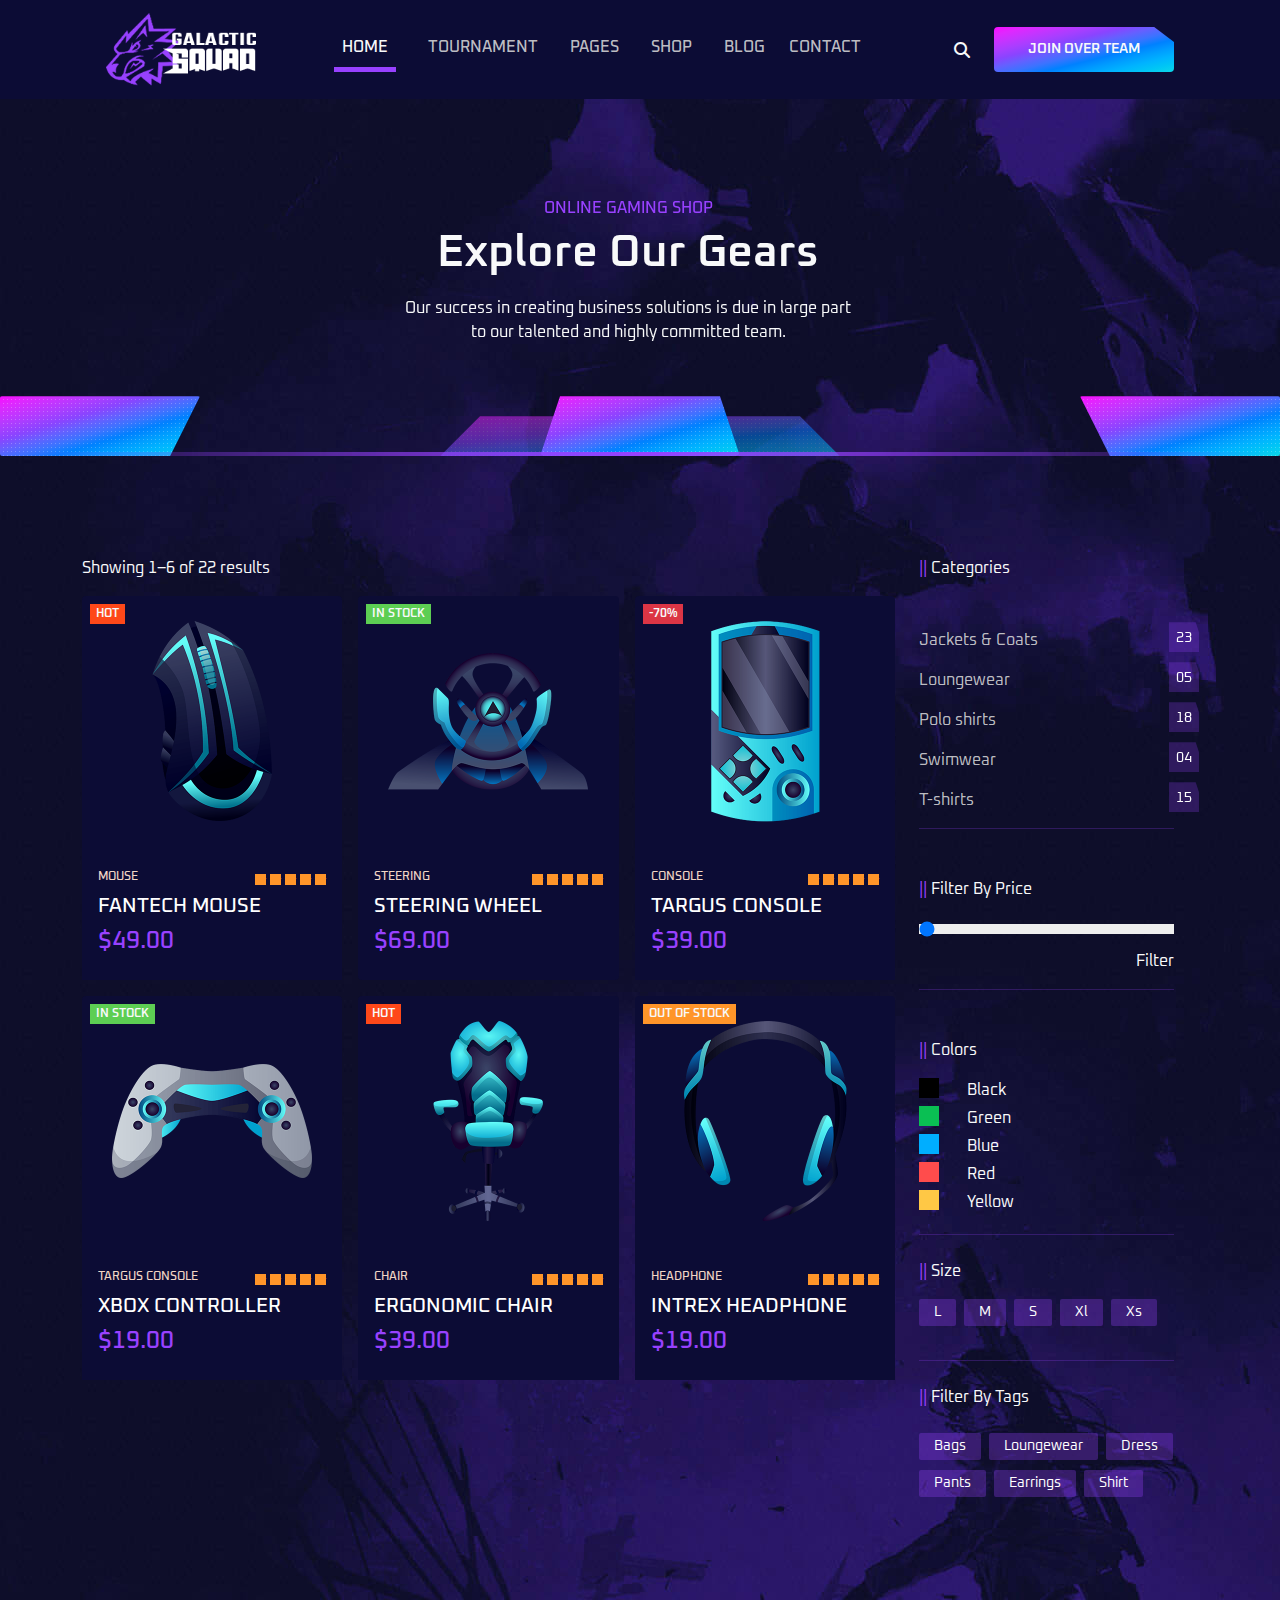
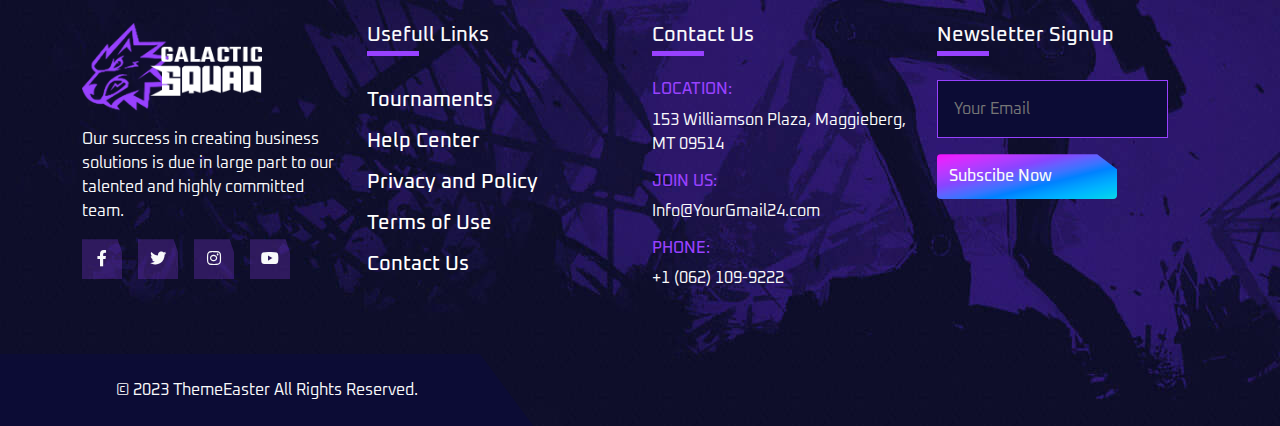
<file: gameing/shop.html>
<!DOCTYPE html>
<html lang="en">

<head>
    <meta charset="UTF-8">
    <meta http-equiv="X-UA-Compatible" content="IE=edge">
    <meta name="viewport" content="width=device-width, initial-scale=1.0">
    <title>Gameing</title>

    <link rel="stylesheet" href="css/all.min.css">

    <link rel="stylesheet" href="css/font.css">

    <link rel="stylesheet" href="css/bootstrap.min.css">

    <link rel="stylesheet" href="https://cdn.jsdelivr.net/npm/bootstrap-icons@1.10.4/font/bootstrap-icons.css">

    <link rel="stylesheet" href="css/style.css">
</head>

<body>

    <header class="d-flex justify-content-between bg-blue align-items-center position-sticky top-0">
        <div class="container">
            <div class="row">
                <nav class="navbar navbar-expand-lg ">
                    <div class="container-fluid d-flex justify-content-between align-items-center">
                        <a class="navbar-brand" href="#">
                            <img src="img/logo.png" width="150">
                        </a>
                        <button class="navbar-toggler" type="button" data-bs-toggle="collapse"
                            data-bs-target="#navbarSupportedContent" aria-controls="navbarSupportedContent"
                            aria-expanded="false" aria-label="Toggle navigation">
                            <span class="navbar-toggler-icon">
                                <i class="fa-solid fa-bars text-light"></i>
                            </span>
                        </button>
                        <div class="collapse navbar-collapse" id="navbarSupportedContent">
                            <ul class="navbar-nav mx-auto mb-2 mb-lg-0">
                                <li class="nav-item dropdown">
                                    <a class="nav-link dropdown-toggle text-light text-uppercase f-weight bottom-b me-3"
                                        href="#" id="navbarDropdown" role="button" data-bs-toggle="dropdown"
                                        aria-expanded="false">
                                        Home
                                    </a>
                                    <ul class="dropdown-menu bg-blue" aria-labelledby="navbarDropdown">
                                        <li><a class="dropdown-item text-g" href="index.html">Home Default</a></li>
                                        <li>
                                            <hr class="dropdown-divider">
                                        </li>
                                        <li><a class="dropdown-item text-g" href="#"> Home ESports</a></li>
                                    </ul>
                                </li>
                                <li class="nav-item dropdown">
                                    <a class="nav-link dropdown-toggle text-g f-weight text-uppercase px-3" href="#"
                                        id="navbarDropdown" role="button" data-bs-toggle="dropdown"
                                        aria-expanded="false">
                                        tournament
                                    </a>
                                    <ul class="dropdown-menu bg-blue" aria-labelledby="navbarDropdown">
                                        <li><a class="dropdown-item text-g" href="#">Upcoming Matches</a></li>
                                        <li>
                                            <hr class="dropdown-divider">
                                        </li>
                                        <li><a class="dropdown-item text-g" href="#">Stream Schedule</a></li>
                                        <li>
                                            <hr class="dropdown-divider">
                                        </li>
                                        <li><a class="dropdown-item text-g" href="#">Match Details</a></li>
                                        <li>
                                            <hr class="dropdown-divider">
                                        </li>
                                        <li><a class="dropdown-item text-g" href="#">Player Details</a></li>
                                        <li>
                                            <hr class="dropdown-divider">
                                        </li>
                                        <li><a class="dropdown-item text-g" href="#"> Team Details</a></li>
                                        <li>
                                            <hr class="dropdown-divider">
                                        </li>
                                    </ul>
                                </li>
                                <li class="nav-item dropdown">
                                    <a class="nav-link dropdown-toggle text-uppercase text-g  f-weight px-3" href=""
                                        id="navbarDropdown" role="button" data-bs-toggle="dropdown"
                                        aria-expanded="false">
                                        pages
                                    </a>
                                    <ul class="dropdown-menu bg-blue" aria-labelledby="navbarDropdown">
                                        <li><a class="dropdown-item text-g" href="page.html">About Us </a></li>
                                        <li>
                                            <hr class="dropdown-divider">
                                        </li>
                                        <li><a class="dropdown-item text-g" href="#">Our Gamers</a></li>
                                        <li>
                                            <hr class="dropdown-divider">
                                        </li>
                                        <li><a class="dropdown-item text-g" href="#">Sponsors</a></li>
                                        <li>
                                            <hr class="dropdown-divider">
                                        </li>
                                        <li><a class="dropdown-item text-g" href="#">Help & Faq's</a></li>
                                        <li>
                                            <hr class="dropdown-divider">
                                        </li>
                                        <li><a class="dropdown-item text-g" href="#">404 Error</a></li>
                                        <li>
                                            <hr class="dropdown-divider">
                                        </li>
                                    </ul>
                                </li>
                                <li class="nav-item dropdown">
                                    <a class="nav-link dropdown-toggle text-g px-3 f-weight
                             text-uppercase" href="#" id="navbarDropdown" role="button" data-bs-toggle="dropdown"
                                        aria-expanded="false">
                                        shop
                                    </a>
                                    <ul class="dropdown-menu bg-blue" aria-labelledby="navbarDropdown">
                                        <li><a class="dropdown-item text-g" href="shop.html">Shop Grid</a></li>
                                        <li>
                                            <hr class="dropdown-divider">
                                        </li>
                                        <li><a class="dropdown-item text-g" href="#">Shop Details</a></li>
                                        <li>
                                            <hr class="dropdown-divider">
                                        </li>
                                        <li><a class="dropdown-item text-g" href="#">Add To Cart Page</a></li>
                                        <li>
                                            <hr class="dropdown-divider">
                                        </li>
                                        <li><a class="dropdown-item text-g" href="#"> Checkout Page</a></li>
                                        <li>
                                            <hr class="dropdown-divider">
                                        </li>
                                    </ul>
                                </li>
                                <li class="nav-item dropdown">
                                    <a class="nav-link dropdown-toggle text-g px-3  f-weight
                            text-uppercase" href="#" id="navbarDropdown" role="button" data-bs-toggle="dropdown"
                                        aria-expanded="false">
                                        blog
                                    </a>
                                    <ul class="dropdown-menu bg-blue" aria-labelledby="navbarDropdown">
                                        <li><a class="dropdown-item text-g" href="blog.html">Grid Layout</a></li>
                                        <li>
                                            <hr class="dropdown-divider">
                                        </li>
                                        <li><a class="dropdown-item text-g" href="#">Classic Layout</a></li>
                                        <li>
                                            <hr class="dropdown-divider">
                                        </li>
                                        <li><a class="dropdown-item text-g" href="#">Blog Details</a></li>
                                        <li>
                                            <hr class="dropdown-divider">
                                        </li>
                                    </ul>
                                </li>
                                <li class="nav-item">
                                    <a class="nav-link active  text-g f-weight text-uppercase" aria-current="page"
                                        href="contact.html">contact</a>
                                </li>

                            </ul>
                            <i class="fa-solid fa-magnifying-glass text-light px-4"></i>
                            <button class="btn border-0 d-flex align-items-center justify-content-center">
                                <div class=" text-light text-uppercase f-weight1 small-t ">Join Over Team</div>
                            </button>
                        </div>
                    </div>
                </nav>
            </div>
        </div>
    </header>

    <section class="blog position-relative">
        <div class="container">
            <div class="row">
                <div class="title row d-flex justify-content-center align-items-center p-top">
                    <h3 class="h6 f-weight text-blue text-center">ONLINE GAMING SHOP</h3>
                    <h4 class="f-45 f-weight1 text-light text-center">Explore Our Gears</h4>
                    <p class="text-light text-center m-0 pt-2">Our success in creating business solutions is due in
                        large part</p>
                    <p class="text-light text-center pb-5"> to our talented and highly committed team.</p>
                </div>
                <div class="page-header-shape mt-5">
                    <div class="shape"></div>
                    <div class="shape center"></div>
                    <div class="shape center back"></div>
                    <div class="shape right"></div>
                    </div>
                    <div class="container">
                    <div class="page-header-info">
                    </div>
            </div>
        </div>
    </section>
    
    <section>
        <div class="container">
            <div class="row">
                <div class="col-xl-12 row p-top">
                    <div class="col-xl-9">
                       <div class="title row justify-content-between">
                        <p class="text-light">Showing 1–6 of 22 results</p>
                       </div>

                        <div class="row row-cols-1 row-cols-md-3 g-3">
                            
                            <div class="col-12 col-md-6 col-xl-4">
                                <div class="card border-0 shop bg-blue">
                                    <div class="shop-img position-relative d-flex justify-content-center align-items-center">
                                        <img src="img/product-2.png" width="250">
                                        <button
                                            class="btns border-0 d-flex align-items-center justify-content-center position-absolute bottom-0">
                                            <div class="text-light text-uppercase f-weight1 small-t">Add To Card</div>
                                        </button>
                                        <button
                                            class="our bg-o f-weight1 text-light border-0 small-font position-absolute top-0 start-0 m-2">HOT</button>
                                    </div>
                                    <div class="card-body bg-blue">
                                        <div class="d-flex justify-content-between align-items-center">
                                            <h5 class="card-title"><a href="#"
                                                    class="text-y h6 text-uppercase text-decoration-none small-font">Mouse</a>
                                            </h5>
                                            <div class="i">
                                                <i class="bi bi-star-fill text-yellow"></i>
                                                <i class="bi bi-star-fill text-yellow"></i>
                                                <i class="bi bi-star-fill text-yellow"></i>
                                                <i class="bi bi-star-fill text-yellow"></i>
                                                <i class="bi bi-star-fill text-yellow"></i>
                                            </div>
                                        </div>
                                        <a href="#" class="h5 text-decoration-none text-uppercase f-weight">Fantech Mouse</a>
                                        <h5 class="h4 text-blue pt-2">$49.00</h5>
                                    </div>
                                </div>
                            </div>
                            <div class="col-12 col-md-6 col-xl-4">
                                <div class="card border-0 shop bg-blue">
                                    <div class="shop-img position-relative d-flex justify-content-center align-items-center">
                                        <img src="img/product-1.png" width="250">
                                        <button
                                            class="btns border-0 d-flex align-items-center justify-content-center position-absolute bottom-0">
                                            <div class="text-light text-uppercase f-weight1 small-t">Add To Card</div>
                                        </button>
                                        <button
                                            class="our bg-p f-weight1 text-light border-0 small-font position-absolute top-0 start-0 m-2">IN
                                            STOCK</button>
                                    </div>
                                    <div class="card-body">
                                        <div class="d-flex justify-content-between align-items-center">
                                            <h5 class="card-title"><a href="#"
                                                    class="text-y h6 text-uppercase text-decoration-none small-font">Steering</a>
                                            </h5>
                                            <div class="i">
                                                <i class="bi bi-star-fill text-yellow"></i>
                                                <i class="bi bi-star-fill text-yellow"></i>
                                                <i class="bi bi-star-fill text-yellow"></i>
                                                <i class="bi bi-star-fill text-yellow"></i>
                                                <i class="bi bi-star-fill text-yellow"></i>
                                            </div>
                                        </div>
                                        <a href="#" class="h5 text-decoration-none text-uppercase f-weight">Steering Wheel</a>
                                        <h5 class="h4 text-blue pt-2">$69.00</h5>
                                    </div>
                                </div>
                            </div>
                            <div class="col-12 col-md-6 col-xl-4">
                                <div class="card border-0 shop bg-blue">
                                    <div class="shop-img position-relative d-flex justify-content-center align-items-center">
                                        <img src="img/product-3.png" width="250">
                                        <button
                                            class="btns border-0 d-flex align-items-center justify-content-center position-absolute bottom-0">
                                            <div class="text-light text-uppercase f-weight1 small-t">Add To Card</div>
                                        </button>
                                        <button
                                            class="our bg-danger f-weight1 text-light border-0 small-font position-absolute top-0 start-0 m-2">-70%</button>
                                    </div>
                                    <div class="card-body bg-blue">
                                        <div class="d-flex justify-content-between align-items-center">
                                            <h5 class="card-title"><a href="#"
                                                    class="text-y h6 text-uppercase text-decoration-none small-font">Console</a>
                                            </h5>
                                            <div class="i">
                                                <i class="bi bi-star-fill text-yellow"></i>
                                                <i class="bi bi-star-fill text-yellow"></i>
                                                <i class="bi bi-star-fill text-yellow"></i>
                                                <i class="bi bi-star-fill text-yellow"></i>
                                                <i class="bi bi-star-fill text-yellow"></i>
                                            </div>
                                        </div>
                                        <a href="#" class="h5 text-decoration-none text-uppercase f-weight">Targus Console</a>
                                        <h5 class="h4 text-blue pt-2">$39.00</h5>
                                    </div>
                                </div>
                            </div>
                            <div class="col-12 col-md-6 col-xl-4">
                                <div class="card border-0 shop bg-blue">
                                    <div class="shop-img position-relative d-flex justify-content-center align-items-center">
                                        <img src="img/product-4 (1).png" width="250">
                                        <button
                                            class="btns border-0 d-flex align-items-center justify-content-center position-absolute bottom-0">
                                            <div class="text-light text-uppercase f-weight1 small-t">Add To Card</div>
                                        </button>
                                        <button
                                            class="our bg-p f-weight1 text-light border-0 small-font position-absolute top-0 start-0 m-2">IN STOCK</button>
                                    </div>
                                    <div class="card-body bg-blue">
                                        <div class="d-flex justify-content-between align-items-center">
                                            <h5 class="card-title"><a href="#"
                                                    class="text-y h6 text-uppercase text-decoration-none small-font">Targus
                                                    Console</a></h5>
                                            <div class="i">
                                                <i class="bi bi-star-fill text-yellow"></i>
                                                <i class="bi bi-star-fill text-yellow"></i>
                                                <i class="bi bi-star-fill text-yellow"></i>
                                                <i class="bi bi-star-fill text-yellow"></i>
                                                <i class="bi bi-star-fill text-yellow"></i>
                                            </div>
                                        </div>
                                        <a href="#" class="h5 text-decoration-none text-uppercase f-weight">Xbox Controller</a>
                                        <h5 class="h4 text-blue pt-2">$19.00</h5>
                                    </div>
                                </div>
                            </div>
                            <div class="col-12 col-md-6 col-xl-4">
                                <div class="card border-0 shop bg-blue">
                                    <div class="shop-img position-relative d-flex justify-content-center align-items-center">
                                        <img src="img/product-5.png" width="250">
                                        <button
                                            class="btns border-0 d-flex align-items-center justify-content-center position-absolute bottom-0">
                                            <div class="text-light text-uppercase f-weight1 small-t">Add To Card</div>
                                        </button>
                                        <button
                                            class="our bg-o f-weight1 text-light border-0 small-font position-absolute top-0 start-0 m-2">HOT</button>
                                    </div>
                                    <div class="card-body bg-blue">
                                        <div class="d-flex justify-content-between align-items-center">
                                            <h5 class="card-title"><a href="#"
                                                    class="text-y h6 text-uppercase text-decoration-none small-font">CHAIR</a></h5>
                                            <div class="i">
                                                <i class="bi bi-star-fill text-yellow"></i>
                                                <i class="bi bi-star-fill text-yellow"></i>
                                                <i class="bi bi-star-fill text-yellow"></i>
                                                <i class="bi bi-star-fill text-yellow"></i>
                                                <i class="bi bi-star-fill text-yellow"></i>
                                            </div>
                                        </div>
                                        <a href="#" class="h5 text-decoration-none text-uppercase f-weight">ERGONOMIC CHAIR</a>
                                        <h5 class="h4 text-blue pt-2">$39.00</h5>
                                    </div>
                                </div>
                            </div>
                            <div class="col-12 col-md-6 col-xl-4">
                                <div class="card border-0 shop bg-blue">
                                    <div class="shop-img position-relative d-flex justify-content-center align-items-center">
                                        <img src="img/product-6.png" width="250">
                                        <button
                                            class="btns border-0 d-flex align-items-center justify-content-center position-absolute bottom-0">
                                            <div class="text-light text-uppercase f-weight1 small-t">Add To Card</div>
                                        </button>
                                        <button
                                            class="our text-yellow f-weight1 text-light border-0 small-font position-absolute top-0 start-0 m-2">OUT OF STOCK</button>
                                    </div>
                                    <div class="card-body bg-blue">
                                        <div class="d-flex justify-content-between align-items-center">
                                            <h5 class="card-title"><a href="#"
                                                    class="text-y h6 text-uppercase text-decoration-none small-font">HEADPHONE
                                                    </a></h5>
                                            <div class="i">
                                                <i class="bi bi-star-fill text-yellow"></i>
                                                <i class="bi bi-star-fill text-yellow"></i>
                                                <i class="bi bi-star-fill text-yellow"></i>
                                                <i class="bi bi-star-fill text-yellow"></i>
                                                <i class="bi bi-star-fill text-yellow"></i>
                                            </div>
                                        </div>
                                        <a href="#" class="h5 text-decoration-none text-uppercase f-weight">INTREX HEADPHONE</a>
                                        <h5 class="h4 text-blue pt-2">$19.00</h5>
                                    </div>
                                </div>
                            </div>
                        </div>
                    </div>
                    <div class="list col-xl-3 md-3 lg-12 xs-12">
                        <p class="text-blue">|| <span class="text-light">Categories</span></p>
                        <div class="col-xl-12 row d-flex justify-content-between align-items-center">
                            <div class="col-xl-8 col-8">
                                <ul class="p-0 m-0">
                                    <li class="mb-3 mt-3"><span class="text-g">Jackets & Coats</span></li>
                                    <li class="mb-3"><span class="text-g">Loungewear</span></li>
                                    <li class="mb-3"><span class="text-g">Polo shirts</span></li>
                                    <li class="mb-3"><span class="text-g">Swimwear</span></li>
                                    <li class=""><span class="text-g">T-shirts</span></li>
                                </ul>
                            </div>
                            <div class="col-xl-4 col-4">
                                <ul class="ms-5">
                                    <li class=" mt-3"><button>23</button></li>
                                    <li class=""><button>05</button></li>
                                    <li class=""><button>18</button></li>
                                    <li class=""><button>04</button></li>
                                    <li class=""><button>15</button></li>
                                </ul>
                            </div>
                        </div>
                        <div class="line mb-5"></div>
                        <p class="text-blue">|| <span class="text-light"> Filter By Price</span></p>
                        <div class="sidebar1 w-100">
                            <input type="range" min="20" max="500" value="0" id="price-range">
                        </div>
                        <p class="text-light mt-2 t-end">Filter</p>
                        <div class="line mb-5"></div>
                        <p class="text-blue">|| <span class="text-light">Colors</span></p>
                                <ul class="p-0 m-0">
                                    <li class="black mb-2"><span class="text-light ms-5">Black</span></li>
                                    <li class="green mb-2"><span class="text-light ms-5">Green</span></li>
                                    <li class="blue mb-2"><span class="text-light ms-5">Blue</span></li>
                                    <li class="red mb-2"><span class="text-light ms-5">Red</span></li>
                                    <li class="yellow mb-2"><span class="text-light  ms-5">Yellow</span> </li>
                                </ul>
                            <div class="line mb-4 mt-4"></div>  
                            <p class="text-blue">|| <span class="text-light">Size</span></p>  
                            <ul class="d-flex p-0">
                                <li><a class="me-2">L</a></li>
                                <li><a class="me-2">M</a></li>
                                <li><a class="me-2">S</a></li>
                                <li><a class="me-2">Xl</a></li>
                                <li><a class="me-2">Xs</a></li>
                            </ul>
                            <div class="line mb-4 mt-4"></div>  
                            <p class="text-blue mb-4">|| <span class="text-light">Filter By Tags</span></p>  
                            <ul class="d-flex p-0 m-0">
                                <li><a class="me-2">Bags</a></li>
                                <li><a class="me-2">Loungewear</a></li>
                                <li><a class="me-2">Dress</a></li>
                            </ul>
                            <ul class="d-flex p-0">
                                <li><a class="me-2">Pants</a></li>
                                <li><a class="me-2">Earrings</a></li>
                                <li><a class="me-2">Shirt</a></li>
                            </ul>
                    </div>
                </div>
            </div>
        </div>
    </section>
   
    <!-- footer -->
    <footer class="foot p-top">
        <section class="pb-5">
            <div class="container">
                <div class="row">
                    <div class="col-12 col-sm-6 col-xl-3">
                        <img src="img/logo.png" width="180">
                        <p class="text-light pt-3">Our success in creating business solutions is due in large part to
                            our talented and highly committed team.</p>
                            <div class="d-flex ">
                                <div class="i-box me-3 text-center"><i class=" text-light fa-brands fa-facebook-f"></i></div>
                                <div class="i-box me-3 text-center "><i class="text-light fa-brands fa-twitter"></i></div>
                                <div class="i-box me-3 text-center "><i class=" text-light fa-brands fa-instagram"></i></div>
                                <div class="i-box  text-center"><i class=" text-light fa-brands fa-youtube"></i></div>
                            </div>
                    </div>
                    <div class="col-12 col-sm-6 col-xl-3">
                        <h3 class="h5 m-0 text-light pb-1">Usefull Links</h3>
                        <div class="b-bottom mb-4"></div>
                        <ul class="list-unstyled row">
                            <li class="py-2">
                                <a href="#" class="h5 text-decoration-none">Tournaments</a>
                            </li>
                            <li class="py-2">
                                <a href="#" class="h5 text-decoration-none">Help Center</a>
                            </li>
                            <li class="py-2">
                                <a href="#" class="h5 text-decoration-none">Privacy and Policy</a>
                            </li>
                            <li class="py-2">
                                <a href="#" class="h5 text-decoration-none">Terms of Use</a>
                            </li>
                            <li class="py-2">
                                <a href="#" class="h5 text-decoration-none">Contact Us</a>
                            </li>
                        </ul>
                    </div>
                    <div class="col-12 col-sm-6 col-xl-3">
                        <h3 class="h5 m-0 text-light pb-1">Contact Us</h3>
                        <div class="b-bottom mb-4"></div>
                        <h6 class="text-blue h6">LOCATION:</h6>

                        <p class="text-light">153 Williamson Plaza, Maggieberg, MT 09514</p>
                        <h6 class="text-blue h6 mt-2">JOIN US:</h6>
                        <p class="text-light">Info@YourGmail24.com</p>
                        <h6 class="text-blue h6 mt-2">PHONE:</h6>
                        <p class="text-light">+1 (062) 109-9222</p>
                    </div>
                    <div class="col-12 col-sm-6 col-xl-3">
                        <h3 class="h5 m-0 text-light pb-1">Newsletter Signup</h3>
                        <div class="b-bottom mb-4"></div>
                        <input type="name" placeholder="Your Email" class="bg-blue b-border p-3 mb-3">
                        <button class="btn border-0 d-flex align-items-center">
                            <h6 class=" text-light  fw-blod m-0 py-2">Subscibe Now</h6>
                        </button>
                    </div>
                </div>
            </div>
        </section>
        <div class="col-12 col-xl-5">
            <div class="p-4 bg-blue f-end text-light text-center">© 2023 ThemeEaster All Rights Reserved.</div>
        </div>
    </footer>

    <script src="js/bootstrap.min.js"></script>
</body>

</html>
</file>
<file: gameing/css/font.css>
@font-face {
    font-family: 'Oxanium';
    src: url('../font/Oxanium-ExtraLight.woff2') format('woff2'),
        url('../font/Oxanium-ExtraLight.woff') format('woff');
    font-weight: 200;
    font-style: normal;
    font-display: swap;
}

@font-face {
    font-family: 'Oxanium';
    src: url('../font/Oxanium-Bold.woff2') format('woff2'),
        url('../font/Oxanium-Bold.woff') format('woff');
    font-weight: bold;
    font-style: normal;
    font-display: swap;
}

@font-face {
    font-family: 'Oxanium';
    src: url('../font/Oxanium-ExtraBold.woff2') format('woff2'),
        url('../font/Oxanium-ExtraBold.woff') format('woff');
    font-weight: bold;
    font-style: normal;
    font-display: swap;
}

@font-face {
    font-family: 'Oxanium';
    src: url('../font/Oxanium-Light.woff2') format('woff2'),
        url('../font/Oxanium-Light.woff') format('woff');
    font-weight: 300;
    font-style: normal;
    font-display: swap;
}

@font-face {
    font-family: 'Oxanium';
    src: url('../font/Oxanium-Regular.woff2') format('woff2'),
        url('../font/Oxanium-Regular.woff') format('woff');
    font-weight: normal;
    font-style: normal;
    font-display: swap;
}

@font-face {
    font-family: 'Oxanium';
    src: url('../font/Oxanium-Medium.woff2') format('woff2'),
        url('../font/Oxanium-Medium.woff') format('woff');
    font-weight: 500;
    font-style: normal;
    font-display: swap;
}

@font-face {
    font-family: 'Oxanium';
    src: url('../font/Oxanium-SemiBold.woff2') format('woff2'),
        url('../font/Oxanium-SemiBold.woff') format('woff');
    font-weight: 600;
    font-style: normal;
    font-display: swap;
}
</file>
<file: gameing/css/style.css>
body{
    font-family: 'Oxanium';
    background-color: #0c0c35;
    width: 100%;
    background-image: url('../img/body-bg.jpg');
}
.input{
    background-color: #0c0c35;
}
.bg-blue{
    background-color: #0c0c35;
}
.F-65{
    font-size: 72px;
}
.f-40{
    font-size: 60px;
}
.text-blue,.shop a:hover,.foot a:hover,.about-content a:hover{
    color: #9841ff;
}
.shop a,.foot a,.about-content a{
    color: white;
}
.bg-p{
    background-color: #5dce53;
}
.bg-o{
    background-color: #fe4819;
}
.text-g{
    color: #DDDD;
}
.text-y{
    color: #F1d6c5!important;
}
.text-yellow{
    color: #ff9529;
    font-size: 11px;
    background-color: #FF9529;
}
.s-img{
    width: 100%!important;
}
.f-45{
    font-size: 45px;
}
.f-weight{
    font-weight: 500;
}
.bg-transparant{
    background-color: transparent;
}
.f-weight1{
    font-weight: 600;
}
.small-font{
    font-size: 12px;
}
.small-t{
    font-size: 14px;
}
.f-17{
    font-size: 17px;
}
.t-end{
    text-align: end;
}
.p-top{
    padding-top: 100px!important;
}
.bottom-b{
    border-bottom: 5px solid #9841ff;
}
.b-bottom{
    border-bottom: 5px solid #9841ff;
    width: 20%;
}
.b-border{
    border: 1px solid #9841ff;
}

/* header */
.dropdown-toggle::after{
    display: none;
}
.btn,.btns,.btn1,.a-btn,.a1-btn{
    width: 180px;
    height: 45px!important;
    clip-path: polygon(20% 0%, 89% 0%, 100% 33%, 100% 80%, 100% 100%, 20% 100%, 0 100%, 0 0);
    transition: all 2s;
    background: linear-gradient(to right bottom,#f90cff,#e027ff,#c534ff,#a93eff,#8a44ff,#6560ff,#3c73ff,#0081ff,#009cff,#00b3ff,#00c6f5,#0cd7e8);
}
.btn1{
    width: 95px;
    height: 30px!important;
}
.btn:hover{
    background:  #9841ff;
}
.nav-item .nav-link span:hover{
    color: white;
    border-bottom: 4px solid #9841ff;
}
ul li a p:hover{
    color: #9841ff;
}
/* slider */
.main{
    left: 50.8%;
}
.main1{
    left: 44.2%;
    top: 35.4%;
}
.box{
    width: 200px;
    height: 200px;
    border: 80px double rgb(255, 255, 255);
    border-radius: 50%;
    animation: spin 1.5s linear infinite;
    top: 0;
}
.play-btn{
    width: 90px;
    height: 90px;
    background: linear-gradient(to right bottom,#f90cff,#e027ff,#c534ff,#a93eff,#8a44ff,#6560ff,#3c73ff,#0081ff,#009cff,#00b3ff,#00c6f5,#0cd7e8);
    border-radius: 50%;
    font-size: 50px;
    z-index: 999;
}
.s-img .shape,.s-img .shape1,.s-img .shape2,.s-img .shape3{
    width: 220px;
    height: 52%;
    position: absolute;
    background: linear-gradient(to right bottom,#f90cff,#e027ff,#c534ff,#a93eff,#8a44ff,#6560ff,#3c73ff,#0081ff,#009cff,#00b3ff,#00c6f5,#0cd7e8);
    bottom: 0;
    opacity: 0.5;
    left: -20px;
    transform: skew(20deg);
    z-index: -1;
} 
.s-img .shape4,.s-img .shape5,.s-img .shape6,.s-img .shape7{
    width: 220px;
    height: 52%;
    position: absolute;
    background: linear-gradient(to right bottom,#f90cff,#e027ff,#c534ff,#a93eff,#8a44ff,#6560ff,#3c73ff,#0081ff,#009cff,#00b3ff,#00c6f5,#0cd7e8);
    bottom: 0;
    opacity: 0.5;
    transform: skew(-20deg);
    left: auto;
    right: -1px;
    z-index: -1;
}
.s-img .shape1{
    height: 78%;
    left: -100px;
}
.s-img .shape2{
    height: 60%;
    z-index: 2;
    left: -240px;
}
.s-img .shape3{
    height: 35%;
    left: -278px;
    z-index: 2;
}
.s-img .shape5{
    height: 78%;
    right: -80px;

}
.s-img .shape6{
    height: 60%;
    right: -220px;
    z-index: 2;
}
.s-img .shape7{
    height: 35%;
    right: -258px;
    z-index: 2;
}

.slider::before,.blog::before{
    background: linear-gradient(90deg,rgba(152,65,255,0) 0%,rgba(152,65,255,1) 50%,rgba(152,65,255,0) 100%);
    content: "";
    position: absolute;
    width: 100%;
    height: 4px;
    left: 0;
    bottom: 0;
    z-index: 1;
}

/* about */

.a-img,.a1-img{
    background: linear-gradient(to right bottom,#f90cff,#e027ff,#c534ff,#a93eff,#8a44ff,#6560ff,#3c73ff,#0081ff,#009cff,#00b3ff,#00c6f5,#0cd7e8);
    clip-path: polygon(90% 0,100% 40%,100% 100%,0 100%,0 0);
    content: "";
    position: absolute;
    bottom: 0;
    right: 0;
    width: 90%;
    height: 110px;
    transform: translateY(-50%);
    opacity: .3;
    border-radius: 5px;
    z-index: -1;
}
.a-text{
    left: 10%;
    top: 28%;
}
.a1-text{
    top: 42%;
    left: 10%;
}

.a1-img{
    clip-path:polygon(10% 0,100% 0,100% 100%,0 100%,0 40%);
    left: 0!important;
    bottom: 0;
}
.a-btn{
    clip-path: polygon(100% 0,100% 100%,10% 100%,0 60%,0 0);
    bottom: 0;
    right: 20px;
    top: 66%!important;
}
.a1-btn{
    clip-path: polygon(100% 0,100% 60%,90% 100%,0 100%,0 0);
    bottom: 0;
    left: 20px;
    top: 66%!important;
}

/* video */
.video{
    width: 100%;
    height: 700px;
    background-image: url('../img/video-thumb-1.jpg');
    background-size: cover;
}
/* Gamers */
.gamers .w-shape{
    width: 183px;
    height: 60px;
    bottom: 10px;
    left: 1.2%;
    clip-path:polygon(15% 0%,100% 0%,85% 100%,0% 100%);
    position: relative;
}
.gamers .g-btn{
    width: 270px;
    height: 60px;
    line-height: 60px;
    clip-path:polygon(10% 0%,100% 0%,90% 100%,0% 100%);
    z-index: 1;
    background: linear-gradient(to right bottom,#f90cff,#e027ff,#c534ff,#a93eff,#8a44ff,#6560ff,#3c73ff,#0081ff,#009cff,#00b3ff,#00c6f5,#0cd7e8);
}
.gamers .g-btn::after,.a-img::after,.a1-img::after,.s-img .shape::after ,.s-img .shape1::after,.s-img .shape2::after,.s-img .shape3::after,.shape4::before,.shape5::before,.shape6::before,.shape7::before{
    background-image: repeating-linear-gradient(-45deg,rgba(255,255,255,0.25),rgba(255,255,255,0.25) 1px,transparent 1px,transparent 6px);
    background-size: 4px 4px;
    content: "";
    position: absolute;
    left: 0;
    top: 0;
    width: 100%;
    height: 100%;
}
.gamers h3{
    background-color: #ddd;
    clip-path: polygon(5% 0%, 100% 0%, 95% 100%, 0% 100%);
    width: 194px;
    height: 25px;
    font-weight: 600;
    z-index: 1;
    margin: -10px 0px 0px 20px;
}
 .g-box::after{
    background: #ddd;
    clip-path: polygon(57% 0%, 100% 0%, 45% 100%, 0% 100%);
    border-radius: 3px;
    content: "";
    position: absolute;
    width: 40px;
    height: 60px;
    right: -1%;
    bottom: 0;
} 
.g-box::before{
    background: linear-gradient(to right bottom, #f90cff, #e027ff, #c534ff, #a93eff, #8a44ff, #6560ff, #3c73ff, #0081ff, #009cff, #00b3ff, #00c6f5, #0cd7e8);
    clip-path: polygon(57% 0%, 100% 0%, 45% 100%, 0% 100%);
    border-radius: 3px;
    content: "";
    position: absolute;
    width: 40px;
    height: 60px;
    right: 6%;
    bottom: 0;
}
/* logo */
.owl-carousel .item img {
    width: 200px;
}
.logo img{
    opacity: 0.7;
}
.logo img:hover{
    opacity: 1;
}

/* form */
.form input{
    width: 95%;
}
textarea{
    width: 98%;
}

/* shop */

.shop-img .btns{
    opacity: 0;
    transition: all 1s;
}
.shop-img .btns:hover{
    opacity: 1;
}
/* gallery */
.gallery a:hover{
    border-bottom: 4px solid #9841ff;
}

.i-box{
    width: 40px;
    height: 40px;
    line-height: 40px!important;
    background-color:#9741ff3f;
    clip-path: polygon(20% 0%, 89% 0%, 100% 33%, 100% 80%, 100% 100%, 20% 100%, 0 100%, 0 0);
    transition: all 2s;
}
.i-box:hover{
    background-color:#9841ff ;
}
.f-end{
   clip-path:polygon(0 0,90% 0,100% 100%,0% 100%);
}
@media (max-width:991px) {
    .s-img{
        display: none;
    }
    .about-img img{
        width: 100%!important;
    }
}

@keyframes spin{
    0%{
        transform:scale(0);
        opacity: 1;
    }

    100%{
        transform:scale(1);
        opacity: 0;
    }
}



/* // contact page */
.icon-box{
    width: 50px;
    height: 50px;
    line-height: 50px!important;
    background-color:#9741ff3f;
    clip-path: polygon(20% 0%, 89% 0%, 100% 33%, 100% 80%, 100% 100%, 20% 100%, 0 100%, 0 0);
    transition: all 2s;
}
.icon-box:hover{
    background-color:#9841ff ;
}

/* blog page */
.page-header-shape .shape{
    background: #f90cff;
    background-image: linear-gradient(to right bottom, #f90cff, #e027ff, #c534ff, #a93eff, #8a44ff, #6560ff, #3c73ff, #0081ff, #009cff, #00b3ff, #00c6f5, #0cd7e8);
    clip-path: polygon(0 0, 100% 0%, 85% 100%, 0 100%);
    width: 200px;
    height: 60px;
    position: absolute;
    left: 0;
    bottom: 0;
    border-radius: 2px;
}
.page-header-shape .shape::before{
    background-image: repeating-linear-gradient(-45deg, rgba(255, 255, 255, 0.25), rgba(255, 255, 255, 0.25) 1px, transparent 1px, transparent 6px);
    background-size: 4px 4px;
    content: "";
    position: absolute;
    left: 0;
    top: 0;
    width: 100%;
    height: 100%;
}
.page-header-shape .shape.center{
    clip-path: polygon(10% 0%, 90% 0%, 100% 100%, 0% 100%);
    position: absolute;
    left: 50%;
    transform: translateX(-50%);
    bottom: 0;
    border-radius: 5px;
}
.page-header-shape .shape.center::before{
    background-image: repeating-linear-gradient(-45deg, rgba(255, 255, 255, 0.25), rgba(255, 255, 255, 0.25) 1px, transparent 1px, transparent 6px);
    background-size: 4px 4px;
    content: "";
    position: absolute;
    left: 0;
    top: 0;
    width: 100%;
    height: 100%;
}
.page-header-shape .shape.center.back{
    clip-path: polygon(10% 0%, 90% 0%, 100% 100%, 0% 100%);
    width: 400px;
    height: 40px;
    position: absolute;
    left: 50%;
    transform: translateX(-50%);
    bottom: 0;
    opacity: 0.5;
    border-radius: 2px;
    z-index: -1;
}
.page-header-shape .shape.center.back::before{
    background-image: repeating-linear-gradient(-45deg, rgba(255, 255, 255, 0.25), rgba(255, 255, 255, 0.25) 1px, transparent 1px, transparent 6px);
    background-size: 4px 4px;
    content: "";
    position: absolute;
    left: 0;
    top: 0;
    width: 100%;
    height: 100%;
}
.page-header-shape .shape.right::before{
    background-image: repeating-linear-gradient(-45deg, rgba(255, 255, 255, 0.25), rgba(255, 255, 255, 0.25) 1px, transparent 1px, transparent 6px);
    background-size: 4px 4px;
    content: "";
    position: absolute;
    left: 0;
    top: 0;
    width: 100%;
    height: 100%;
}
.page-header-shape .shape.shape.right{
    clip-path: polygon(0 0, 100% 0%, 100% 100%, 15% 100%);
    position: absolute;
    left: auto;
    right: 0;
    bottom: 0;
}
.sidebar{
    background: linear-gradient(90deg, rgba(105, 85, 180, 0.1) 0%, rgba(105, 85, 180, 0.3) 50%, rgba(105, 85, 180, 0.1) 100%);
    padding: 30px;
    border-radius: 2px;
}
.search .form-control{
    background-color: rgba(12, 12, 53, 0.9);
    border-radius: 2px;
    box-shadow: none;
    outline: none;
    height: 60px;
    border: 2px solid rgba(152, 65, 255, 0.3);
    box-shadow: 0px 2px 5px 0px rgb(0 0 0 / 20%);
    padding-right: 60px;
    color: #fff;
    border-radius: 2px;
}
.search .search-btn{
    position: absolute;
    right: 0;
    top: 0;
    width: 100px;
    height: 100%;
    border: none;
    background-color:transparent;
    font-size: 15px;
    color: #9841ff;
}
/* shop page */
 .list ul li,.sidebar ul li,.sidebar1 ul li {
    list-style: none;
}
.list ul li a,.sidebar ul li a,.sidebar1 ul li span{
    text-decoration: none;
}
.sidebar1 ul li span:hover,.sidebar ul li span:hover{
    text-decoration: underline;
    color: #8a44ff;
}
.sidebar span:hover{
    text-decoration: underline;
}
.list ul li button,.sidebar ul li button,.sidebar1 ul li button{
    width: 30px;
    height: 30px;
    line-height: 30px;
    font-size: 14px;
    color: white;
    background-color:#9741ff3f;
    clip-path: polygon(20% 0%, 89% 0%, 100% 33%, 100% 80%, 100% 100%, 20% 100%, 0 100%, 0 0);
    transition: all 2s;
    border: none;
    margin-top: 10px;
} 
.list ul li button:hover,.sidebar ul li button:hover,.sidebar1 ul li button:hover ,.sidebar ul li a:hover{
    background-color: #8a44ff;
}
.line{
    width: 100%;
    height: 1px;
    background-color:#9741ff3f;
}
.sidebar1 input{
    appearance: none;
    width: 100%;
    height: 10px;
    background: #eee;
    outline: none;
    -webkit-transition: .2s;
    transition: opacity .2s;
    color: #8a44ff;
}
.list ul li a,.sidebar ul li a{
    background-color: rgba(152, 65, 255, 0.3);
    display: inline-block;
    font-family: "Oxanium", sans-serif;
    text-transform: capitalize;
    font-size: 14px;
    color: #fff;
    padding: 3px 15px;
    margin: 0 3px 10px 0;
    border-radius: 2px;
}
.list ul li a:hover{
    background-color: #8a44ff;
    text-decoration: none;
    color: white;
}

.list li.black{
    width: 20px;
    height: 20px;
    background-color: black;
}
.list li.green{
    width: 20px;
    height: 20px;
    background-color: #0abf53;
}
.list li.blue{
    width: 20px;
    height: 20px;
    background-color: #00aeff;
}
.list li.red{
    width: 20px;
    height: 20px;
    background-color: #ff4c4c;
}
.list li.yellow{
    width: 20px;
    height: 20px;
    background-color: #ffc845;
}

/* .page */
.stylist{
    font-size: 52px;
    line-height: 60px;
    font-weight: 600;
    letter-spacing: -1px;
    text-transform: capitalize;
    margin-bottom: 30px;
    text-shadow: 0 0 5px #9841ff, 0 0 10px #9841ff, 0 0 15px #9841ff;
}
</file>
